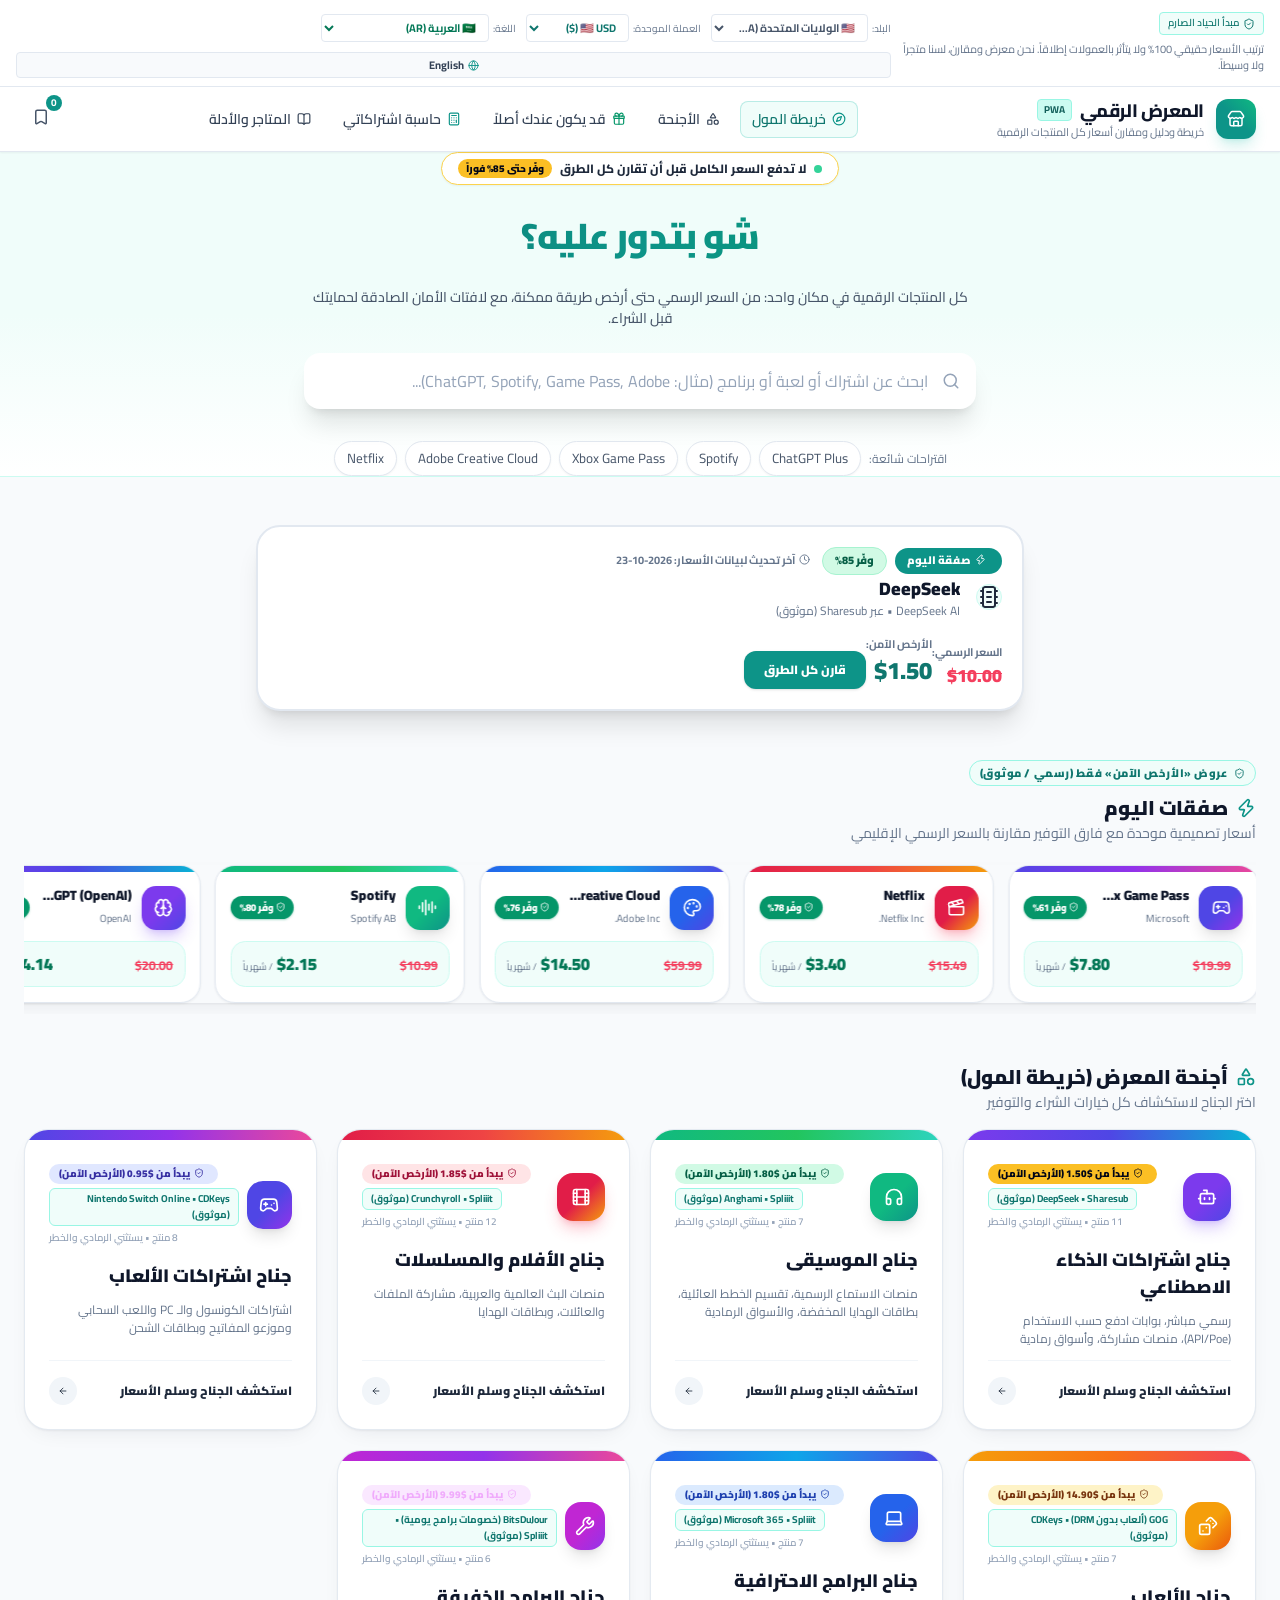
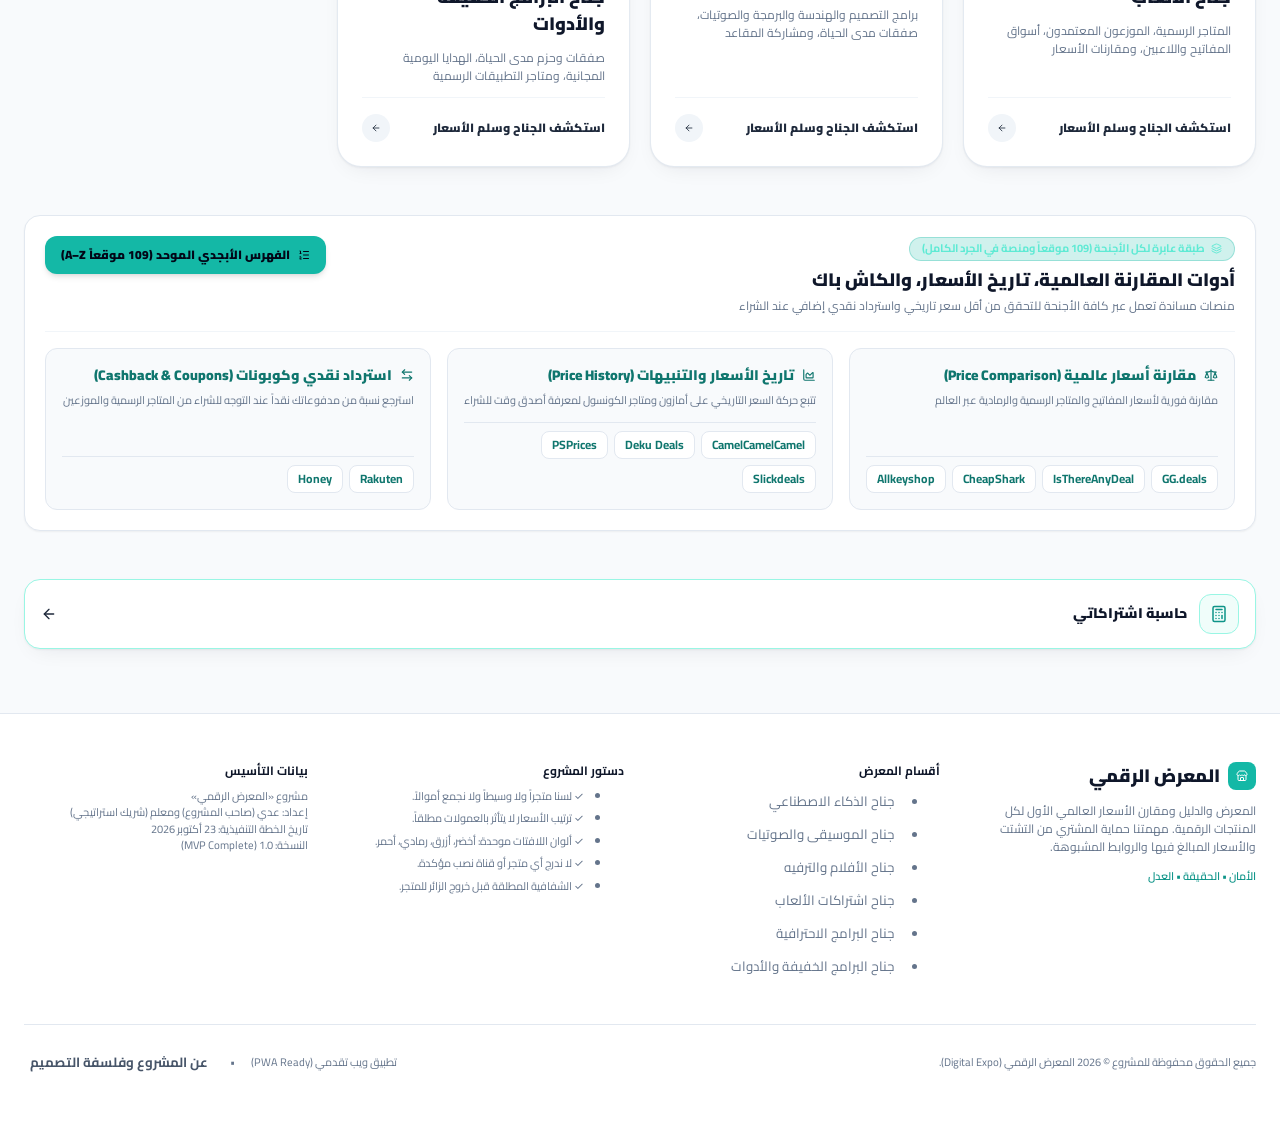
<file: index.html>
<!DOCTYPE html>
<html lang="ar" dir="rtl" class="scroll-smooth">
<head>
  <meta charset="UTF-8">
  <meta name="viewport" content="width=device-width, initial-scale=1.0">
  <title>المعرض الرقمي | Digital Expo — دليلك الشامل ومقارن أسعار المنتجات الرقمية</title>
  
  <!-- PWA & Meta -->
  <meta name="description" content="المعرض الرقمي: دليلك ومقارن أسعار المنتجات الرقمية من السعر الرسمي إلى أرخص سعر حقيقي مع لافتات الأمان وشفافية كاملة.">
  <meta name="theme-color" content="#0d9488">
  <link rel="manifest" href="manifest.json">
  <link rel="icon" type="image/svg+xml" href="assets/icon.svg">
  
  <!-- Fonts -->
  <link rel="preconnect" href="https://fonts.googleapis.com">
  <link rel="preconnect" href="https://fonts.gstatic.com" crossorigin>
  <link href="https://fonts.googleapis.com/css2?family=Cairo:wght@400;500;600;700;800;900&family=Inter:wght@400;500;600;700&display=swap" rel="stylesheet">
  
  <!-- Design system: local css/styles.css (shadcn-style tokens + local utility layer, zero CDN) -->

  <!-- Icons: Lucide inline SVG via js/icons.js (local, zero CDN) -->


  <!-- Separated Main Stylesheet -->
  <link rel="stylesheet" href="css/styles.css">
</head>
<body class="bg-slate-50 text-slate-800 antialiased min-h-screen flex flex-col selection:bg-teal-500 selection:text-white">

  <!-- Top Announcement / Transparency Banner (Mobile-safe stacked & 2x2 grid layout — zero horizontal overflow at 360-430px) -->
  <div id="top-announcement-bar" class="bg-white text-slate-600 text-xs py-2 px-3 sm:px-4 border-b border-slate-200 max-w-full overflow-x-hidden">
    <div class="max-w-7xl mx-auto flex flex-col lg:flex-row lg:items-center justify-between gap-2 min-w-0">
      <div class="flex flex-wrap items-center gap-1.5 min-w-0 leading-relaxed">
        <span data-i18n="neutrality_badge" class="inline-flex items-center px-2 py-0.5 rounded text-[10px] font-semibold bg-teal-50 text-teal-700 border border-teal-200 shrink-0">
          <i class="fa-solid fa-shield-halved text-xs mx-1"></i> مبدأ الحياد الصارم
        </span>
        <span id="header-transparency-text" data-i18n="header_transparency" class="text-[11px] sm:text-xs text-slate-500 min-w-0 break-words">ترتيب الأسعار حقيقي 100% ولا يتأثر بالعمولات إطلاقاً. نحن معرض ومقارن، لسنا متجراً ولا وسيطاً.</span>
      </div>
      <div id="top-selectors-bar" class="grid grid-cols-2 sm:flex sm:flex-wrap items-center gap-1.5 sm:gap-2.5 w-full lg:w-auto min-w-0 pt-1.5 lg:pt-0 border-t border-slate-100 lg:border-t-0">
        <!-- Visitor Country Selector (Auto-detected or chosen by visitor) -->
        <div class="flex items-center gap-1 min-w-0 bg-slate-50 sm:bg-transparent border border-slate-200 sm:border-0 rounded px-1.5 py-1 sm:p-0">
          <label for="visitor-country-selector" id="label-country-selector" data-i18n="label_country" class="text-slate-500 text-[10px] sm:text-[11px] shrink-0">البلد:</label>
          <select id="visitor-country-selector" class="bg-white border-0 sm:border sm:border-slate-200 text-amber-700 rounded px-1 sm:px-2 py-0.5 text-[11px] sm:text-xs focus:outline-none focus:border-teal-500 cursor-pointer font-bold min-w-0 w-full sm:w-auto truncate">
            <option value="US">🇺🇸 الولايات المتحدة (US)</option>
            <option value="EG">🇪🇬 مصر (EG)</option>
            <option value="SA">🇸🇦 السعودية (SA)</option>
            <option value="AE">🇦🇪 الإمارات (AE)</option>
            <option value="EU">🇪🇺 أوروبا (EU)</option>
            <option value="GB">🇬🇧 بريطانيا (UK)</option>
            <option value="GL">🌍 دولي / عالمي (Global)</option>
          </select>
        </div>
        <!-- Unified Currency Selector -->
        <div class="flex items-center gap-1 min-w-0 bg-slate-50 sm:bg-transparent border border-slate-200 sm:border-0 rounded px-1.5 py-1 sm:p-0">
          <label for="currency-selector" id="label-currency-selector" data-i18n="label_currency" class="text-slate-500 text-[10px] sm:text-[11px] shrink-0">العملة الموحدة:</label>
          <select id="currency-selector" class="bg-white border-0 sm:border sm:border-slate-200 text-teal-700 rounded px-1 sm:px-2 py-0.5 text-[11px] sm:text-xs focus:outline-none focus:border-teal-500 cursor-pointer font-bold min-w-0 w-full sm:w-auto truncate">
            <option value="USD">🇺🇸 USD ($)</option>
            <option value="EGP">🇪🇬 EGP (ج.م)</option>
            <option value="SAR">🇸🇦 SAR (ر.س)</option>
            <option value="AED">🇦🇪 AED (د.إ)</option>
            <option value="EUR">🇪🇺 EUR (€)</option>
            <option value="GBP">🇬🇧 GBP (£)</option>
          </select>
        </div>
        <!-- Visible Language Switcher (Items 1, 2 & 3: AR + EN active, FR/ES/ZH marked Coming Soon) -->
        <div class="flex items-center gap-1 min-w-0 bg-slate-50 sm:bg-transparent border border-slate-200 sm:border-0 rounded px-1.5 py-1 sm:p-0">
          <label for="language-selector" id="label-language-selector" data-i18n="label_language" class="text-slate-500 text-[10px] sm:text-[11px] shrink-0">اللغة:</label>
          <select id="language-selector" aria-label="Language" class="bg-white border-0 sm:border sm:border-slate-200 text-emerald-700 rounded px-1 sm:px-2 py-0.5 text-[11px] sm:text-xs focus:outline-none focus:border-teal-500 cursor-pointer font-bold min-w-0 w-full sm:w-auto truncate">
            <option value="ar">🇸🇦 العربية (AR)</option>
            <option value="en">🇺🇸 English (EN)</option>
            <option value="fr" disabled>🇫🇷 Français — قريباً / Soon</option>
            <option value="es" disabled>🇪🇸 Español — قريباً / Soon</option>
            <option value="zh" disabled>🇨🇳 中文 — قريباً / Soon</option>
          </select>
        </div>
        <!-- Quick Language Toggle Button & Hidden Legacy UX Button -->
        <button id="lang-toggle-btn" type="button" class="w-full sm:w-auto justify-center bg-slate-50 hover:bg-slate-100 text-slate-700 border border-slate-200 rounded px-2 py-1 sm:py-0.5 text-[11px] font-bold transition flex items-center gap-1 min-w-0 shrink-0">
          <i class="fa-solid fa-globe text-teal-600"></i>
          <span id="lang-toggle-label">English</span>
        </button>
        <button id="open-ux-study-btn" class="hidden" aria-hidden="true"><span>دراسة الجذب البصري</span></button>
      </div>
    </div>
  </div>

  <!-- Main Navigation Header -->
  <header class="sticky top-0 z-40 bg-white/95 backdrop-blur border-b border-slate-200 shadow-sm max-w-full overflow-x-hidden">
    <div class="max-w-7xl mx-auto px-4 sm:px-6 lg:px-8">
      <div class="flex items-center justify-between h-16 gap-4">
        
        <!-- Logo & Title -->
        <div class="flex items-center gap-3 cursor-pointer" id="nav-brand-btn">
          <div class="w-10 h-10 rounded-xl bg-gradient-to-tr from-teal-600 to-emerald-500 flex items-center justify-center text-white shadow-md shadow-teal-500/20">
            <i class="fa-solid fa-store text-lg"></i>
          </div>
          <div>
            <div class="flex items-center gap-2">
              <span class="font-extrabold text-lg sm:text-xl tracking-tight text-slate-900" id="brand-title">المعرض الرقمي</span>
              <span class="text-[10px] font-bold bg-teal-100 text-teal-800 px-1.5 py-0.5 rounded border border-teal-200">PWA</span>
            </div>
            <p class="text-[11px] text-slate-500 hidden sm:block" id="brand-tagline">خريطة ودليل ومقارن أسعار كل المنتجات الرقمية</p>
          </div>
        </div>

        <!-- Navigation Links (Desktop) -->
        <nav class="hidden md:flex items-center gap-1 lg:gap-2">
          <button id="nav-home" class="nav-item-btn px-3 py-2 rounded-lg text-sm font-semibold text-slate-700 hover:text-teal-600 hover:bg-slate-100 transition flex items-center gap-1.5 active-nav bg-teal-50 text-teal-700">
            <i class="fa-solid fa-compass text-teal-600"></i>
            <span data-i18n="nav_mall">خريطة المول</span>
          </button>
          <button id="nav-wings" class="nav-item-btn px-3 py-2 rounded-lg text-sm font-semibold text-slate-700 hover:text-teal-600 hover:bg-slate-100 transition flex items-center gap-1.5">
            <i class="fa-solid fa-shapes"></i>
            <span data-i18n="nav_wings">الأجنحة</span>
          </button>
          <button id="nav-perks" class="nav-item-btn px-3 py-2 rounded-lg text-sm font-semibold text-slate-700 hover:text-teal-600 hover:bg-slate-100 transition flex items-center gap-1.5">
            <i class="fa-solid fa-gift text-emerald-600"></i>
            <span data-i18n="nav_perks">قد يكون عندك أصلاً</span>
          </button>
          <button id="nav-calculator" class="nav-item-btn px-3 py-2 rounded-lg text-sm font-semibold text-slate-700 hover:text-teal-600 hover:bg-slate-100 transition flex items-center gap-1.5">
            <i class="fa-solid fa-calculator text-teal-600"></i>
            <span data-i18n="nav_calculator">حاسبة اشتراكاتي</span>
          </button>
          <button id="nav-stores" class="nav-item-btn px-3 py-2 rounded-lg text-sm font-semibold text-slate-700 hover:text-teal-600 hover:bg-slate-100 transition flex items-center gap-1.5">
            <i class="fa-solid fa-book-open"></i>
            <span data-i18n="nav_stores">المتاجر والأدلة</span>
          </button>
        </nav>

        <!-- Right Action Buttons -->
        <div class="flex items-center gap-2">
          <!-- Saved / Favorites Button -->
          <button id="nav-saved-btn" title="المفضلة والتنبيهات" class="relative p-2 rounded-lg text-slate-600 hover:text-teal-600 hover:bg-slate-100 transition">
            <i class="fa-regular fa-bookmark text-lg"></i>
            <span id="saved-counter-badge" class="absolute -top-1 -right-1 bg-teal-600 text-white text-[10px] font-bold w-4 h-4 rounded-full flex items-center justify-center">0</span>
          </button>

          <!-- Admin CMS Trigger hidden from public visitor UI (Item 10) -->
          <button id="nav-admin-btn" title="لوحة إدارة المحتوى" class="hidden" aria-hidden="true">
            <i class="fa-solid fa-sliders"></i>
            <span data-i18n="nav_admin">الإدارة</span>
          </button>

          <!-- Mobile Hamburger -->
          <button id="mobile-menu-toggle" class="md:hidden p-2 rounded-lg text-slate-700 hover:bg-slate-100 focus:outline-none">
            <i class="fa-solid fa-bars text-xl"></i>
          </button>
        </div>

      </div>

      <!-- Mobile Menu Dropdown -->
      <div id="mobile-menu" class="hidden md:hidden border-t border-slate-200 py-3 space-y-1">
        <button id="mobile-nav-home" class="w-full text-right rtl:text-right ltr:text-left px-3 py-2 rounded-md text-sm font-semibold text-slate-800 hover:bg-slate-100 flex items-center gap-2">
          <i class="fa-solid fa-compass text-teal-600"></i> <span data-i18n="nav_mall">خريطة المول</span>
        </button>
        <button id="mobile-nav-wings" class="w-full text-right rtl:text-right ltr:text-left px-3 py-2 rounded-md text-sm font-semibold text-slate-800 hover:bg-slate-100 flex items-center gap-2">
          <i class="fa-solid fa-shapes"></i> <span data-i18n="nav_wings">الأجنحة</span>
        </button>
        <button id="mobile-nav-perks" class="w-full text-right rtl:text-right ltr:text-left px-3 py-2 rounded-md text-sm font-semibold text-slate-800 hover:bg-slate-100 flex items-center gap-2">
          <i class="fa-solid fa-gift text-emerald-600"></i> <span data-i18n="nav_perks">قد يكون عندك أصلاً</span>
        </button>
        <button id="mobile-nav-calculator" class="w-full text-right rtl:text-right ltr:text-left px-3 py-2 rounded-md text-sm font-semibold text-slate-800 hover:bg-slate-100 flex items-center gap-2">
          <i class="fa-solid fa-calculator text-indigo-600"></i> <span data-i18n="nav_calculator">حاسبة اشتراكاتي</span>
        </button>
        <button id="mobile-nav-stores" class="w-full text-right rtl:text-right ltr:text-left px-3 py-2 rounded-md text-sm font-semibold text-slate-800 hover:bg-slate-100 flex items-center gap-2">
          <i class="fa-solid fa-book-open"></i> <span data-i18n="nav_stores">المتاجر والأدلة</span>
        </button>
        <button id="mobile-nav-admin" class="hidden" aria-hidden="true">
          <i class="fa-solid fa-sliders"></i> <span data-i18n="nav_admin">لوحة إدارة المحتوى</span>
        </button>
      </div>

    </div>
  </header>

  <!-- Global Main Content Area -->
  <main class="flex-1 pb-16 max-w-full overflow-x-hidden">

    <!-- ========================================== -->
    <!-- VIEW: HOME (خريطة المول والرئيسية) -->
    <!-- ========================================== -->
    <section id="view-home" class="view-panel">
      
      <!-- Big Hero & Universal Search with Aurora Mesh Shapes & Visual Psychology -->
      <div id="hero-section-wrapper" class="relative bg-gradient-to-b from-teal-50 to-white text-slate-800 pt-10 sm:pt-14 pb-12 sm:pb-14 px-4 sm:px-6 lg:px-8 max-w-full overflow-x-hidden border-b border-teal-100">
        <div class="relative max-w-5xl mx-auto text-center space-y-6">
          <!-- High-Contrast Urgency & Social Proof Pill -->
          <div class="inline-flex flex-wrap items-center justify-center gap-2 px-4 py-1.5 rounded-full text-xs font-extrabold bg-white text-amber-700 border border-amber-300 shadow-sm">
            <span class="w-2 h-2 rounded-full bg-emerald-400 animate-ping"></span>
            <span data-i18n="hero_pill">لا تدفع السعر الكامل قبل أن تقارن كل الطرق</span>
            <span data-i18n="hero_save_pill" class="bg-amber-400 text-slate-950 px-2 py-0.5 rounded-full text-[10px] font-black">وفّر حتى 85% فوراً</span>
          </div>
          
          <h1 class="text-4xl sm:text-6xl font-black tracking-tight leading-tight bg-gradient-to-r from-teal-700 via-teal-600 to-emerald-600 bg-clip-text text-transparent" data-i18n="hero_title">
            شو بتدور عليه؟
          </h1>
          <p class="text-slate-600 text-sm sm:text-lg max-w-2xl mx-auto font-medium leading-relaxed" data-i18n="hero_desc">
            كل المنتجات الرقمية في مكان واحد: من السعر الرسمي حتى أرخص طريقة ممكنة، مع لافتات الأمان الصادقة لحمايتك قبل الشراء.
          </p>

          <!-- Search Bar with Live Suggestions Dropdown -->
          <div class="relative max-w-2xl mx-auto">
            <div class="relative flex items-center">
              <span class="absolute right-4 rtl:right-4 ltr:left-4 pointer-events-none text-slate-400 text-lg">
                <i class="fa-solid fa-magnifying-glass"></i>
              </span>
              <input 
                id="global-search-input" 
                type="text" 
                placeholder="ابحث عن اشتراك أو لعبة أو برنامج (مثال: ChatGPT, Spotify, Game Pass, Adobe)..." 
                data-i18n-placeholder="search_placeholder"
                class="w-full pr-12 pl-12 rtl:pr-12 rtl:pl-12 ltr:pl-12 ltr:pr-12 py-4 rounded-2xl bg-white text-slate-900 placeholder-slate-400 shadow-xl focus:outline-none focus:ring-4 focus:ring-teal-500/40 text-base"
                autocomplete="off"
                role="combobox"
                aria-expanded="false"
                aria-controls="search-results-dropdown"
                aria-autocomplete="list"
              >
              <button id="search-clear-btn" class="absolute left-4 rtl:left-4 ltr:right-4 text-slate-400 hover:text-slate-600 hidden">
                <i class="fa-solid fa-xmark text-lg"></i>
              </button>
            </div>

            <!-- Instant Search Results Dropdown -->
            <div id="search-results-dropdown" class="hidden absolute top-full left-0 right-0 mt-2 bg-white rounded-xl shadow-2xl border border-slate-200 text-slate-900 z-50 max-h-96 overflow-y-auto text-right rtl:text-right ltr:text-left divide-y divide-slate-100">
              <!-- Dynamically populated -->
            </div>
          </div>

          <!-- Quick Search Chips -->
          <div class="flex flex-wrap items-center justify-center gap-2 pt-2 text-xs">
            <span class="text-slate-500" id="quick-chips-label" data-i18n="quick_chips_label">اقتراحات شائعة:</span>
            <button class="quick-chip-btn bg-white hover:bg-teal-600 hover:text-white border border-slate-200 text-slate-600 shadow-sm px-3 py-1 rounded-full transition" data-query="ChatGPT Plus">ChatGPT Plus</button>
            <button class="quick-chip-btn bg-white hover:bg-teal-600 hover:text-white border border-slate-200 text-slate-600 shadow-sm px-3 py-1 rounded-full transition" data-query="Spotify">Spotify</button>
            <button class="quick-chip-btn bg-white hover:bg-teal-600 hover:text-white border border-slate-200 text-slate-600 shadow-sm px-3 py-1 rounded-full transition" data-query="Xbox Game Pass">Xbox Game Pass</button>
            <button class="quick-chip-btn bg-white hover:bg-teal-600 hover:text-white border border-slate-200 text-slate-600 shadow-sm px-3 py-1 rounded-full transition" data-query="Adobe Creative Cloud">Adobe Creative Cloud</button>
            <button class="quick-chip-btn bg-white hover:bg-teal-600 hover:text-white border border-slate-200 text-slate-600 shadow-sm px-3 py-1 rounded-full transition" data-query="Netflix">Netflix</button>
          </div>

        </div>
      </div>

      <!-- Main Mall Container (Explicit relative z-10 stacking so cards are never covered by Hero background on 390px mobile) -->
      <div id="main-mall-container" class="relative z-10 max-w-7xl mx-auto px-4 sm:px-6 lg:px-8 mt-10 space-y-12">

        <!-- Price Alerts Reached Banner (checked locally on every visit) -->
        <div id="price-alerts-banner" class="hidden"></div>

        <!-- Hero Deal of the Day (computed live from the site's own data) -->
        <div id="hero-deal-spotlight" class="hidden max-w-3xl mx-auto w-full"></div>
        
        <!-- Section: صفقات اليوم (مدمج: أقوى صفقات التوفير الموثقة + رادار الفرص الآمنة والهدايا المجانية) -->
        <!-- Section: صفقات اليوم الرابحة (Today’s Highlighted Deals) -->
        <div class="space-y-4">
          <div class="flex items-center justify-between">
            <div>
              <span class="text-[11px] font-black uppercase tracking-wider text-teal-700 bg-teal-50 border border-teal-200 px-2.5 py-0.5 rounded-full">
                <i class="fa-solid fa-shield-halved ml-1"></i> عروض «الأرخص الآمن» فقط (رسمي / موثوق)
              </span>
              <h2 class="text-xl sm:text-2xl font-black text-slate-900 flex items-center gap-2 mt-2">
                <i class="fa-solid fa-bolt text-teal-600"></i>
                <span data-i18n="deals_title">صفقات اليوم</span>
              </h2>
              <p class="text-sm text-slate-500" data-i18n="deals_subtitle">أسعار حقيقية تم التحقق منها يدوياً مع فارق توفير ضخم مقارنة بالسعر الرسمي</p>
            </div>
          </div>

          <div id="deals-carousel" class="deals-marquee-viewport">
            <div id="deals-track" class="deals-marquee-track">
              <!-- Dynamically populated deals (شريط متحرك: مجموعتان متطابقتان لحلقة سلسة) -->
            </div>
          </div>
        </div>


        <!-- Section: خريطة الأجنحة (Mall Wings Map) -->
        <div class="space-y-4">
          <div class="flex items-center justify-between">
            <div>
              <h2 class="text-xl sm:text-2xl font-black text-slate-900 flex items-center gap-2">
                <i class="fa-solid fa-shapes text-teal-600"></i>
                <span data-i18n="wings_title">أجنحة المعرض (خريطة المول)</span>
              </h2>
              <p class="text-sm text-slate-500" data-i18n="wings_subtitle">اختر الجناح لاستكشاف كل خيارات الشراء والتوفير</p>
            </div>
          </div>

          <div id="wings-grid" class="grid grid-cols-1 sm:grid-cols-2 lg:grid-cols-3 xl:grid-cols-4 gap-5">
            <!-- Dynamically populated wings -->
          </div>
        </div>

        <!-- Section: طبقة عابرة لكل الأجنحة (Cross-Wing Comparison, Price History & Cashback) -->
        <div class="bg-white rounded-2xl p-5 sm:p-6 shadow-sm border border-slate-200 space-y-4">
          <div class="flex flex-col md:flex-row md:items-center justify-between gap-4 border-b border-slate-100 pb-4">
            <div class="space-y-1">
              <span class="inline-flex items-center gap-1.5 px-3 py-0.5 rounded-full text-[11px] font-bold bg-teal-500/20 text-teal-300 border border-teal-500/30">
                <i class="fa-solid fa-layer-group"></i> طبقة عابرة لكل الأجنحة (109 موقعاً ومنصة في الجرد الكامل)
              </span>
              <h2 class="text-lg sm:text-xl font-black text-slate-900">أدوات المقارنة العالمية، تاريخ الأسعار، والكاش باك</h2>
              <p class="text-xs text-slate-500">منصات مساندة تعمل عبر كافة الأجنحة للتحقق من أقل سعر تاريخي واسترداد نقدي إضافي عند الشراء</p>
            </div>
            <button id="open-master-index-btn" class="bg-teal-500 hover:bg-teal-400 text-slate-950 font-black px-4 py-2.5 rounded-xl text-xs transition flex items-center gap-2 self-start md:self-auto shrink-0 shadow-md">
              <i class="fa-solid fa-list-ol"></i>
              <span>الفهرس الأبجدي الموحد (109 موقعاً A–Z)</span>
            </button>
          </div>
          <div id="cross-wing-grid" class="grid grid-cols-1 md:grid-cols-3 gap-4">
            <!-- Dynamically populated cross-wing tools -->
          </div>
        </div>

        <!-- Slim entry: حاسبة اشتراكاتي (الصفحة الكاملة في view-calculator) -->
        <div id="home-calc-row" class="attraction-card bg-white text-slate-800 rounded-2xl px-4 py-3.5 shadow-sm border border-teal-200 cursor-pointer flex items-center gap-3">
          <span class="w-10 h-10 rounded-xl bg-teal-50 border border-teal-200 flex items-center justify-center shrink-0"><i class="fa-solid fa-calculator text-lg text-teal-600"></i></span>
          <span id="home-calc-label" class="font-black text-slate-900 text-sm sm:text-base flex-1 truncate">حاسبة اشتراكاتي</span>
          <span id="home-calc-total" class="text-xs font-bold text-teal-700 shrink-0 hidden"></span>
          <i id="home-calc-arrow" class="fa-solid fa-arrow-left text-teal-500 shrink-0"></i>
          <button id="cta-open-calc" class="hidden" aria-hidden="true"></button>
        </div>

              </div>
    </section>

    <!-- ========================================== -->
    <!-- VIEW: WING / CATEGORY (صفحة الجناح) -->
    <!-- ========================================== -->
    <section id="view-wing" class="view-panel hidden max-w-7xl mx-auto px-4 sm:px-6 lg:px-8 pt-8 space-y-6">
      <!-- Breadcrumb & Back -->
      <div class="flex items-center gap-2 text-xs text-slate-500">
        <button class="nav-to-home-crumb hover:text-teal-600"><i class="fa-solid fa-house ml-1"></i> الرئيسية</button>
        <span>/</span>
        <span class="text-slate-800 font-bold" id="wing-crumb-title">الجناح</span>
      </div>

      <!-- Wing Banner -->
      <div id="wing-hero-banner" class="bg-gradient-to-r from-teal-600 to-emerald-600 text-white rounded-2xl p-6 sm:p-8 flex flex-col md:flex-row md:items-center justify-between gap-4 shadow-sm">
        <div class="space-y-2">
          <div class="flex items-center gap-3">
            <div id="wing-icon-box" class="w-12 h-12 rounded-xl bg-teal-500/20 border border-teal-500/30 flex items-center justify-center text-teal-400 text-2xl">
              <i class="fa-solid fa-robot"></i>
            </div>
            <div>
              <h1 id="wing-display-name" class="text-2xl sm:text-3xl font-black">جناح الذكاء الاصطناعي</h1>
              <p id="wing-display-subtitle" class="text-xs sm:text-sm text-slate-300">أحدث وأقوى نماذج واشتراكات الـ AI وطرق الحصول عليها بأقل تكلفة</p>
            </div>
          </div>
        </div>
        <!-- Wing Quick Stats -->
        <div class="flex items-center gap-4 text-xs text-slate-300 border-t md:border-t-0 md:border-r rtl:md:border-r ltr:md:border-l border-slate-700 pt-3 md:pt-0 md:px-6">
          <div>
            <div class="text-lg font-bold text-teal-400" id="wing-products-count">8</div>
            <div data-i18n="wing_products_listed_label" class="text-slate-400">منتجات معروضة</div>
          </div>
          <div>
            <div class="text-lg font-bold text-emerald-400" id="wing-avg-saving"></div>
            <div data-i18n="wing_max_saving_label" class="text-slate-400">أقصى نسبة توفير</div>
          </div>
        </div>
      </div>

      <!-- Wing Controls: Filter & Sort -->
      <div class="bg-white p-4 rounded-xl border border-slate-200 flex flex-wrap items-center justify-between gap-4 shadow-sm">
        <div class="flex items-center gap-2 flex-1 max-w-md">
          <div class="relative w-full">
            <i class="fa-solid fa-magnifying-glass absolute right-3 rtl:right-3 ltr:left-3 top-3 text-slate-400 text-sm"></i>
            <input 
              id="wing-search-filter" 
              type="text" 
              placeholder="فلترة منتجات هذا الجناح..." 
              class="w-full pr-9 pl-9 rtl:pr-9 rtl:pl-9 ltr:pl-9 ltr:pr-9 py-2 text-xs rounded-lg border border-slate-200 focus:outline-none focus:border-teal-500"
            >
          </div>
        </div>
        <div class="flex items-center gap-3">
          <label data-i18n="wing_sort_by_label" class="text-xs text-slate-500 font-semibold">ترتيب حسب:</label>
          <select id="wing-sort-select" class="text-xs border border-slate-200 rounded-lg px-3 py-2 bg-slate-50 text-slate-700 focus:outline-none focus:border-teal-500 cursor-pointer">
            <option value="popular">الأكثر شعبية</option>
            <option value="cheapest">الأرخص سعراً</option>
            <option value="alphabetical">أبجدياً (أ-ي)</option>
          </select>
        </div>
      </div>

      <!-- Wing Categorized Sites Map (خريطة مواقع الجناح حسب التصنيف) -->
      <div id="wing-sources-map-box" class="bg-white rounded-2xl border border-slate-200 p-5 shadow-sm space-y-4">
        <div class="flex flex-wrap items-center justify-between gap-2 border-b border-slate-100 pb-3">
          <div>
            <h3 class="text-sm sm:text-base font-black text-slate-900 flex items-center gap-2">
              <i class="fa-solid fa-sitemap text-teal-600"></i>
              <span data-i18n="wing_map_title">خريطة المواقع والمنصات المعتمدة في هذا الجناح</span>
            </h3>
            <p data-i18n="wing_map_desc" class="text-[11px] text-slate-500">اضغط على أي موقع لعرض تفاصيله</p>
          </div>
        </div>
        <div id="wing-sources-categories" class="grid grid-cols-1 md:grid-cols-2 gap-3">
          <!-- Dynamically populated wing source categories -->
        </div>
      </div>

      <!-- Products Grid -->
      <div id="wing-products-grid" class="product-tiles-grid">
        <!-- Dynamically populated -->
      </div>
    </section>

    <!-- ========================================== -->
    <!-- VIEW: PRODUCT DETAIL (صفحة المنتج — قلب المشروع) -->
    <!-- ========================================== -->
    <section id="view-product" class="view-panel hidden max-w-7xl mx-auto px-4 sm:px-6 lg:px-8 pt-8 space-y-8">
      
      <!-- Breadcrumb & Back -->
      <div class="flex items-center gap-2 text-xs text-slate-500">
        <button class="nav-to-home-crumb hover:text-teal-600"><i class="fa-solid fa-house ml-1"></i> الرئيسية</button>
        <span>/</span>
        <button id="product-crumb-wing" class="hover:text-teal-600">الجناح</button>
        <span>/</span>
        <span class="text-slate-800 font-bold" id="product-crumb-name">اسم المنتج</span>
      </div>

      <!-- Product Header & Summary Box -->
      <div class="bg-white rounded-2xl border border-slate-200 p-6 sm:p-8 shadow-sm space-y-6">
        <div class="flex flex-col lg:flex-row lg:items-center justify-between gap-6 pb-6 border-b border-slate-100">
          
          <div class="flex items-start sm:items-center gap-4">
            <div id="product-icon-box" class="w-16 h-16 sm:w-20 sm:h-20 rounded-2xl bg-teal-50 border border-teal-100 flex items-center justify-center text-teal-600 text-3xl sm:text-4xl shadow-sm flex-shrink-0">
              <i class="fa-solid fa-cube"></i>
            </div>
            <div class="space-y-1">
              <div class="flex flex-wrap items-center gap-2">
                <h1 id="product-title" class="text-2xl sm:text-3xl font-black text-slate-900">ChatGPT Plus</h1>
                <span id="product-company-badge" class="text-xs bg-slate-100 text-slate-600 font-semibold px-2.5 py-0.5 rounded-full border border-slate-200">OpenAI</span>
                <span id="product-wing-badge" class="text-xs bg-teal-50 text-teal-700 font-semibold px-2.5 py-0.5 rounded-full border border-teal-200">اشتراكات الذكاء الاصطناعي</span>
                <span id="product-updated-stamp" class="hidden text-[11px] font-bold text-teal-700 bg-teal-50 border border-teal-200 px-2.5 py-0.5 rounded-full"></span>
              </div>
              <p id="product-desc" class="text-sm text-slate-600 max-w-2xl leading-relaxed">
                الاشتراك الرسمي الأقوى من OpenAI للحصول على أحدث نماذج GPT-4o والتوليد اللامحدود والتحليل المتقدم.
              </p>
              <div class="flex flex-wrap items-center gap-3 pt-1 text-xs">
                <a id="product-official-link" href="#" target="_blank" class="text-teal-600 hover:text-teal-700 font-semibold flex items-center gap-1">
                  <i class="fa-solid fa-arrow-up-right-from-square text-[10px]"></i> الموقع الرسمي للمنتج
                </a>
                <span data-i18n="affiliate_disclosure" class="text-[10px] text-slate-400">«قد نربح عمولة من المتجر — لا تغيّر سعرك ولا ترتيبنا»</span>
                <span class="text-slate-300">|</span>
                <button id="product-report-error-btn" class="text-rose-600 hover:text-rose-700 font-bold transition flex items-center gap-1">
                  <i class="fa-solid fa-flag text-[10px]"></i> بلّغ عن سعر خاطئ
                </button>
              </div>
            </div>
          </div>

          <!-- Quick Action Buttons -->
          <div class="flex sm:flex-col items-center sm:items-end justify-between gap-3">
            <button id="product-bookmark-btn" class="flex items-center gap-2 bg-slate-100 hover:bg-slate-200 text-slate-700 text-xs font-bold px-4 py-2.5 rounded-xl transition">
              <i class="fa-regular fa-bookmark"></i>
              <span id="product-bookmark-label">حفظ في المفضلة</span>
            </button>
            <button id="product-alert-btn" class="flex items-center gap-2 bg-teal-50 hover:bg-teal-100 text-teal-700 border border-teal-200 text-xs font-bold px-4 py-2.5 rounded-xl transition">
              <i class="fa-regular fa-bell"></i>
              <span>تنبيه عند انخفاض السعر</span>
            </button>
          </div>

        </div>

        <!-- "قد يكون عندك أصلاً" Banner within Product -->
        <div id="product-perk-alert-box" class="hidden bg-emerald-50 border border-emerald-200 rounded-xl p-4 flex items-center justify-between gap-4">
          <div class="flex items-center gap-3">
            <div class="w-10 h-10 rounded-lg bg-emerald-100 text-emerald-700 flex items-center justify-center text-lg flex-shrink-0">
              <i class="fa-solid fa-gift"></i>
            </div>
            <div>
              <h4 class="text-xs font-extrabold text-emerald-900" id="product-perk-title">تنبيه توفير: قد تملك هذا الاشتراك مجاناً!</h4>
              <p class="text-[11px] text-emerald-700" id="product-perk-desc"></p>
            </div>
          </div>
          <button id="product-perk-action-btn" class="text-xs font-bold bg-emerald-600 hover:bg-emerald-700 text-white px-3 py-1.5 rounded-lg whitespace-nowrap transition">
            تحقق من باقاتك
          </button>
        </div>

        <!-- Fixed Rule 3: Sorting Buttons Bar ("الأرخص" vs "الأرخص الآمن") -->
        <div class="space-y-3">
          <div class="flex flex-col sm:flex-row sm:items-center justify-between gap-3 bg-slate-50 p-3 rounded-xl border border-slate-200">
            <div class="flex items-center gap-2">
              <span class="text-xs font-extrabold text-slate-800 flex items-center gap-1.5">
                <i class="fa-solid fa-arrow-down-short-wide text-teal-600"></i>
                <span data-i18n="product_sort_label">ترتيب طرق الشراء:</span>
              </span>
              <div class="inline-flex p-1 bg-slate-200 rounded-lg text-xs font-bold">
                <button id="sort-safe-btn" class="px-4 py-1.5 rounded-md transition bg-teal-600 text-white shadow-sm">
                  <i class="fa-solid fa-shield-halved ml-1"></i> الأرخص الآمن
                </button>
                <button id="sort-all-btn" class="px-4 py-1.5 rounded-md transition text-slate-700 hover:text-slate-900">
                  <i class="fa-solid fa-coins ml-1"></i> الأرخص
                </button>
              </div>
            </div>
            
            <!-- Clarification Tooltip of "الأرخص الآمن" -->
            <div class="text-[11px] text-slate-500 flex items-center gap-1.5">
              <i class="fa-solid fa-circle-info text-teal-600"></i>
              <span data-i18n="product_sort_note">«الأرخص الآمن»: يحصر العروض فقط في المتاجر الرسمية/الموثوقة وبنوع ملكية حساب شخصي أو عائلي.</span>
            </div>
          </div>

          <!-- The Core Deliverable: "كل الطرق" — Desktop 7-Column Table (md:block) & Mobile Compact Accordion Rows (md:hidden) (Item 6) -->
          <div class="hidden md:block overflow-x-auto rounded-xl border border-slate-200 shadow-sm">
            <table class="w-full text-right rtl:text-right ltr:text-left text-xs bg-white divide-y divide-slate-200">
              <thead class="bg-slate-100 text-slate-700 font-extrabold">
                <tr>
                  <th scope="col" class="py-3.5 px-4" data-i18n="th_method_source">الطريقة والمصدر</th>
                  <th scope="col" class="py-3.5 px-3" data-i18n="th_store_badge">شارة المتجر</th>
                  <th scope="col" class="py-3.5 px-3" data-i18n="th_ownership">نوع الملكية</th>
                  <th scope="col" class="py-3.5 px-3" data-i18n="th_continuity">استمرارية البيانات</th>
                  <th scope="col" class="py-3.5 px-3" data-i18n="th_activation_payment">التفعيل والدفع</th>
                  <th scope="col" class="py-3.5 px-3" data-i18n="th_total_price">السعر الكلي الحقيقي</th>
                  <th scope="col" class="py-3.5 px-4 text-center" data-i18n="th_direct_link">الرابط المباشر</th>
                </tr>
              </thead>
              <tbody id="product-offers-tbody" class="divide-y divide-slate-100 font-medium">
                <!-- Dynamically populated desktop offer rows -->
              </tbody>
            </table>
          </div>

          <!-- Mobile Stacked Cards Container (Item 6: Shows all 7 badges/fields per route on mobile without clipping or horizontal scroll) -->
          <div id="product-offers-mobile-list" class="md:hidden space-y-3.5">
            <!-- Dynamically populated mobile stacked offer cards -->
          </div>

          <!-- Bottom Transparency and Warning Footer -->
          <div class="text-[11px] text-slate-500 bg-slate-50 p-3 rounded-lg border border-slate-200 flex flex-wrap items-center justify-between gap-2">
            <div class="flex items-center gap-2">
              <i class="fa-solid fa-handshake text-teal-600 shrink-0"></i>
              <span data-i18n="product_bottom_disclosure">إفصاح الشفافية: الروابط أعلاه قد تكون روابط إحالة نربح منها عمولة — هذا لا يغيّر سعرك ولا ترتيبنا أبداً.</span>
            </div>
            <div data-i18n="product_badge_legend" class="flex flex-wrap items-center gap-2">
              <span class="inline-block w-2 h-2 rounded-full bg-emerald-500"></span> رسمي
              <span class="inline-block w-2 h-2 rounded-full bg-blue-500"></span> موثوق
              <span class="inline-block w-2 h-2 rounded-full bg-gray-400"></span> رمادي
              <span class="inline-block w-2 h-2 rounded-full bg-rose-500"></span> خطر
            </div>
          </div>

        </div>

        <!-- Section: "متى أشتري؟" (Marked honestly as Coming Soon in Phase 3 per Item 11) -->
        <div class="border-t border-slate-100 pt-6">
          <div class="bg-amber-50/70 rounded-2xl p-5 border border-amber-200 flex flex-col sm:flex-row sm:items-center justify-between gap-4">
            <div class="space-y-1">
              <div class="flex items-center gap-2">
                <h3 class="text-base font-black text-slate-900 flex items-center gap-2">
                  <i class="fa-solid fa-clock-rotate-left text-amber-600"></i>
                  <span data-i18n="when_to_buy_title">مؤشر «متى أشتري؟» وتاريخ الأسعار</span>
                </h3>
                <span data-i18n="soon_badge" class="bg-amber-200 text-amber-900 text-[10px] font-black px-2.5 py-0.5 rounded-full">قريباً</span>
              </div>
              <p data-i18n="when_to_buy_desc" class="text-xs text-slate-600">
                هذه الميزة تُفعّل تلقائياً في المرحلة القادمة بعد تراكم سجل تغيرات الأسعار التاريخي الفعلي؛ نلتزم بعدم عرض أي رسوم تاريخية تقديرية غير موثقة.
              </p>
            </div>
            <div id="product-timing-badge" class="inline-flex items-center gap-2 px-3 py-1.5 rounded-xl font-extrabold text-xs bg-amber-100 text-amber-800 border border-amber-300 shrink-0">
              <i class="fa-solid fa-hourglass-half"></i>
              <span id="product-timing-text" data-i18n="when_to_buy_badge">قريباً — يعتمد على تراكم السجل التاريخي</span>
            </div>
          </div>
          <!-- Hidden chart elements preserved for DOM compatibility -->
          <div class="hidden" aria-hidden="true">
            <canvas id="product-price-chart"></canvas>
            <strong id="chart-min-price"></strong>
            <strong id="chart-max-price"></strong>
            <strong id="chart-last-update"></strong>
          </div>
        </div>

      </div>

    </section>

    <!-- ========================================== -->
    <!-- VIEW: PERKS FINDER (أداة "قد يكون عندك أصلاً") -->
    <!-- ========================================== -->
    <section id="view-perks" class="view-panel hidden max-w-5xl mx-auto px-4 sm:px-6 lg:px-8 pt-8 space-y-8">
      
      <!-- Perks Hero -->
      <div class="text-center space-y-3">
        <div class="inline-flex items-center gap-2 px-3 py-1 rounded-full text-xs font-semibold bg-emerald-100 text-emerald-800 border border-emerald-200">
          <i class="fa-solid fa-gift"></i>
          <span data-i18n="perks_page_pill">ميزة التوفير بنسبة 100%</span>
        </div>
        <h1 class="text-3xl sm:text-4xl font-black text-slate-900" data-i18n="perks_main_title">قد يكون عندك أصلاً!</h1>
        <p data-i18n="perks_page_subtitle" class="text-slate-600 text-sm max-w-xl mx-auto">
          اختر الدولة وشركة الاتصالات والبنك الذي تتعامل معه، وسنكشف لك الاشتراكات المجانية المشمولة في باقاتك دون أن تدفع دولاراً إضافياً!
        </p>
      </div>

      <!-- Perks Interactive Selector Card -->
      <div class="bg-white rounded-2xl border border-slate-200 p-6 sm:p-8 shadow-sm space-y-6">
        
        <div class="grid grid-cols-1 md:grid-cols-3 gap-4">
          <!-- Step 1: Country -->
          <div>
            <label for="perks-country-select" data-i18n="perks_step1_country" class="block text-xs font-bold text-slate-700 mb-1.5">1. الدولة:</label>
            <select id="perks-country-select" class="w-full text-xs border border-slate-200 rounded-xl p-3 bg-slate-50 text-slate-800 focus:outline-none focus:border-teal-500 cursor-pointer font-bold">
              <option value="US">🇺🇸 الولايات المتحدة (USA)</option>
              <option value="EG">🇪🇬 جمهورية مصر العربية (Egypt)</option>
              <option value="SA">🇸🇦 المملكة العربية السعودية (KSA)</option>
              <option value="AE">🇦🇪 الإمارات العربية المتحدة (UAE)</option>
              <option value="EU">🇪🇺 الاتحاد الأوروبي (Europe)</option>
              <option value="GB">🇬🇧 المملكة المتحدة (UK)</option>
              <option value="GL">🌍 عالمي / طلاب وموظفون (Global)</option>
            </select>
          </div>

          <!-- Step 2: Telco -->
          <div>
            <label for="perks-telco-select" data-i18n="perks_step2_telco" class="block text-xs font-bold text-slate-700 mb-1.5">2. شركة الاتصالات وباقاتك:</label>
            <select id="perks-telco-select" class="w-full text-xs border border-slate-200 rounded-xl p-3 bg-slate-50 text-slate-800 focus:outline-none focus:border-teal-500 cursor-pointer">
              <!-- Populated dynamically based on country -->
            </select>
          </div>

          <!-- Step 3: Bank / Card -->
          <div>
            <label for="perks-bank-select" data-i18n="perks_step3_bank" class="block text-xs font-bold text-slate-700 mb-1.5">3. بنكك أو بطاقتك الائتمانية:</label>
            <select id="perks-bank-select" class="w-full text-xs border border-slate-200 rounded-xl p-3 bg-slate-50 text-slate-800 focus:outline-none focus:border-teal-500 cursor-pointer">
              <!-- Populated dynamically based on country -->
            </select>
          </div>
        </div>

        <div class="pt-2 flex justify-center">
          <button id="perks-scan-btn" class="bg-emerald-600 hover:bg-emerald-700 text-white font-extrabold px-8 py-3.5 rounded-xl shadow-lg shadow-emerald-600/20 text-sm flex items-center gap-2 transition">
            <i class="fa-solid fa-wand-magic-sparkles"></i>
            <span data-i18n="perks_scan_btn_label">فحص الاشتراكات المشمولة في باقاتي</span>
          </button>
        </div>

      </div>

      <!-- Perks Results Container -->
      <div id="perks-results-box" class="space-y-4">
        <!-- Results dynamically populated -->
      </div>

    </section>

    <section id="view-calculator" class="view-panel hidden max-w-3xl mx-auto px-4 sm:px-6 lg:px-8 pt-8 space-y-6">
      <!-- Breadcrumb & Back -->
      <div class="flex items-center gap-2 text-xs text-slate-500">
        <button class="nav-to-home-crumb hover:text-teal-600"><i class="fa-solid fa-house ml-1"></i> الرئيسية</button>
        <span>/</span>
        <span class="text-slate-800 font-bold" id="calc-crumb-title">حاسبة اشتراكاتي</span>
      </div>

      <div class="bg-white rounded-3xl p-5 sm:p-6 border border-teal-100 shadow-md space-y-5">
        <h1 class="text-xl sm:text-2xl font-black text-slate-900 flex items-center gap-2">
          <i class="fa-solid fa-calculator text-teal-600"></i>
          <span id="calc-view-title">حاسبة اشتراكاتي</span>
        </h1>

        <!-- Add a subscription: pick a product; its official price auto-fills the item -->
        <div class="flex flex-col sm:flex-row gap-2">
          <select id="calc-add-product-select" class="flex-1 w-full text-sm border border-slate-200 rounded-xl p-3 bg-white text-slate-800 focus:outline-none focus:border-teal-500 cursor-pointer">
            <!-- Dynamically populated from products -->
          </select>
          <button id="calc-add-btn" class="bg-teal-600 hover:bg-teal-700 text-white font-extrabold px-6 py-3 rounded-xl text-sm flex items-center justify-center gap-2 transition shrink-0">
            <i class="fa-solid fa-plus"></i>
            <span>إضافة إلى قائمتي</span>
          </button>
        </div>

        <!-- My subscriptions: name, editable monthly price, remove -->
        <div id="calc-simple-list" class="divide-y divide-slate-100"></div>
        <p id="calc-empty-note" class="text-center text-xs text-slate-400 py-2">لا اشتراكات بعد — أضف أول اشتراك من الأعلى.</p>

        <!-- Totals -->
        <div class="bg-teal-50 border border-teal-200 rounded-2xl p-4 text-center space-y-1">
          <div id="calc-total-monthly-label" class="text-xs font-bold text-teal-700">المجموع الشهري</div>
          <div id="calc-total-monthly" class="text-3xl font-black text-teal-800">0</div>
          <div class="text-xs text-slate-500"><span id="calc-total-yearly-label">سنوياً:</span> <span id="calc-total-yearly" class="font-black text-slate-800">0</span></div>
          <p id="calc-saving-line" class="hidden text-xs font-bold text-emerald-600 pt-1"></p>
        </div>
      </div>
    </section>

    <!-- ========================================== -->
    <!-- VIEW: STORES & GUIDES (صفحة المتاجر والأدلة) -->
    <!-- ========================================== -->
    <section id="view-stores" class="view-panel hidden max-w-7xl mx-auto px-4 sm:px-6 lg:px-8 pt-8 space-y-6">
      
      <!-- Header -->
      <div class="flex flex-col sm:flex-row sm:items-center justify-between gap-4">
        <div>
          <h1 class="text-2xl sm:text-3xl font-black text-slate-900 flex items-center gap-2">
            <i class="fa-solid fa-book-open text-teal-600"></i>
            <span data-i18n="stores_main_title">دليل المتاجر وشارات الثقة</span>
          </h1>
          <p data-i18n="stores_main_subtitle" class="text-xs sm:text-sm text-slate-500">
            فهرس شامل لكل المتاجر والمنصات مع شارات الثقة، ووسائل الدفع، وخطوات الشراء والتفعيل الآمنة.
          </p>
        </div>

        <!-- Filter stores by Search, Category & Trust Badge -->
        <div class="flex flex-wrap items-center gap-2">
          <div class="relative">
            <i class="fa-solid fa-magnifying-glass absolute right-3 rtl:right-3 ltr:left-3 top-2.5 text-slate-400 text-xs"></i>
            <input id="stores-search-input" type="text" placeholder="ابحث في 109 موقعاً..." class="pr-8 pl-3 py-1.5 text-xs border border-slate-200 rounded-lg bg-white text-slate-800 focus:outline-none focus:border-teal-500">
          </div>
          <select id="stores-category-filter" class="text-xs border border-slate-200 rounded-lg px-3 py-2 bg-white text-slate-700 focus:outline-none focus:border-teal-500 cursor-pointer">
            <option value="all">كل التصنيفات</option>
            <option value="رسمي مباشر">رسمي مباشر ومتاجر رسمية</option>
            <option value="بوابات ادفع حسب الاستخدام">بوابات ادفع حسب الاستخدام (Pay-as-you-go)</option>
            <option value="منصات مشاركة">منصات مشاركة الاشتراكات</option>
            <option value="موزعون وصفقات">موزعون رسميون وصفقات برامج</option>
            <option value="بطاقات هدايا">بطاقات هدايا ورقمية</option>
            <option value="أسواق رمادية">أسواق رمادية ولاعبين</option>
            <option value="مقارنة وكاش باك">مقارنة أسعار وتاريخ وكاش باك</option>
          </select>
          <label for="stores-trust-filter" data-i18n="stores_trust_label" class="text-xs font-bold text-slate-700">شارة الثقة:</label>
          <select id="stores-trust-filter" class="text-xs border border-slate-200 rounded-lg px-3 py-2 bg-white text-slate-700 focus:outline-none focus:border-teal-500 cursor-pointer">
            <option value="all">كل الشارات</option>
            <option value="رسمي">رسمي (Official)</option>
            <option value="موثوق">موثوق (Trusted)</option>
            <option value="رمادي">رمادي (Grey)</option>
            <option value="خطر">خطر (Risky)</option>
          </select>
        </div>
      </div>

      <!-- Interactive Trust Classification Tabs (Item 4: فهرس المتاجر مصنفة رسمي / موثوق / رمادي / خطر) -->
      <div id="stores-trust-tabs" class="grid grid-cols-2 sm:grid-cols-5 gap-2.5 text-xs">
        <button type="button" data-badge-filter="all" class="store-badge-tab bg-teal-600 text-white border border-teal-600 p-3 rounded-xl flex items-center justify-between gap-2 text-right transition shadow-sm">
          <div>
            <div data-i18n="tab_all_stores_title" class="font-black">كل المتاجر</div>
            <div data-i18n="tab_all_stores_sub" class="text-[10px] opacity-80">جميع الفئات والشارات</div>
          </div>
          <span id="count-badge-all" class="px-2 py-0.5 rounded-full bg-white/20 text-white font-black text-xs">0</span>
        </button>
        <button type="button" data-badge-filter="رسمي" class="store-badge-tab bg-emerald-50 hover:bg-emerald-100 border border-emerald-200 p-3 rounded-xl flex items-center justify-between gap-2 text-emerald-900 text-right transition">
          <div class="flex items-center gap-2">
            <span class="w-3 h-3 rounded-full bg-emerald-500 flex-shrink-0"></span>
            <div>
              <div data-i18n="tab_official_title" class="font-black">رسمي (Official)</div>
              <div data-i18n="tab_official_sub" class="text-[10px] text-emerald-700">الشركة المالكة مباشرة</div>
            </div>
          </div>
          <span id="count-badge-official" class="px-2 py-0.5 rounded-full bg-emerald-200/70 text-emerald-900 font-black text-xs">0</span>
        </button>
        <button type="button" data-badge-filter="موثوق" class="store-badge-tab bg-blue-50 hover:bg-blue-100 border border-blue-200 p-3 rounded-xl flex items-center justify-between gap-2 text-blue-900 text-right transition">
          <div class="flex items-center gap-2">
            <span class="w-3 h-3 rounded-full bg-blue-500 flex-shrink-0"></span>
            <div>
              <div data-i18n="tab_trusted_title" class="font-black">موثوق (Trusted)</div>
              <div data-i18n="tab_trusted_sub" class="text-[10px] text-blue-700">موزع معتمد / عائلي رسمي</div>
            </div>
          </div>
          <span id="count-badge-trusted" class="px-2 py-0.5 rounded-full bg-blue-200/70 text-blue-900 font-black text-xs">0</span>
        </button>
        <button type="button" data-badge-filter="رمادي" class="store-badge-tab bg-slate-100 hover:bg-slate-200 border border-slate-300 p-3 rounded-xl flex items-center justify-between gap-2 text-slate-800 text-right transition">
          <div class="flex items-center gap-2">
            <span class="w-3 h-3 rounded-full bg-slate-500 flex-shrink-0"></span>
            <div>
              <div data-i18n="tab_grey_title" class="font-black">رمادي (Grey)</div>
              <div data-i18n="tab_grey_sub" class="text-[10px] text-slate-600">ملف مشترك / سوق وسيط</div>
            </div>
          </div>
          <span id="count-badge-grey" class="px-2 py-0.5 rounded-full bg-slate-300 text-slate-900 font-black text-xs">0</span>
        </button>
        <button type="button" data-badge-filter="خطر" class="store-badge-tab bg-rose-50 hover:bg-rose-100 border border-rose-200 p-3 rounded-xl flex items-center justify-between gap-2 text-rose-900 text-right transition col-span-2 sm:col-span-1">
          <div class="flex items-center gap-2">
            <span class="w-3 h-3 rounded-full bg-rose-500 flex-shrink-0"></span>
            <div>
              <div data-i18n="tab_risky_title" class="font-black">خطر (Risky)</div>
              <div data-i18n="tab_risky_sub" class="text-[10px] text-rose-700">حسابات جاهزة مؤقتة</div>
            </div>
          </div>
          <span id="count-badge-risk" class="px-2 py-0.5 rounded-full bg-rose-200/70 text-rose-900 font-black text-xs">0</span>
        </button>
      </div>

      <!-- Master Alphabetical Index Bar (الفهرس الأبجدي الموحد 109 موقعاً مصنفاً بالأجنحة والأنواع) -->
      <div id="master-az-section" class="bg-white rounded-2xl border border-slate-200 p-5 shadow-sm space-y-4 scroll-mt-20">
        <div class="flex flex-col sm:flex-row sm:items-center justify-between gap-2 border-b border-slate-100 pb-3">
          <div>
            <h2 class="text-base sm:text-lg font-black text-slate-900 flex items-center gap-2">
              <i class="fa-solid fa-spell-check text-teal-600"></i>
              <span data-i18n="master_az_title">الفهرس الأبجدي الموحد الكامل (109 موقعاً ومنصة وخدمة A–Z مصنفة بالأجنحة والأنواع)</span>
            </h2>
            <p data-i18n="master_az_subtitle" class="text-[11px] text-slate-500">جميع المواقع الـ 109 المعتمدة في جرد «المعرض الرقمي» مصنفة حسب الجناح ونوع الخدمة وشارة الثقة — اضغط على أي بطاقة لفتح سلم أسعار المنتج أو دليل المتجر</p>
          </div>
          <span id="master-az-count-badge" class="text-xs font-extrabold bg-teal-50 text-teal-800 border border-teal-200 px-3 py-1 rounded-full self-start sm:self-auto shrink-0">
            109 موقعاً مسجلاً
          </span>
        </div>
        <!-- Master Index Wing Filter Pills -->
        <div id="master-az-wing-filters" class="flex flex-wrap gap-1.5 pt-1"></div>
        <!-- Master Index Grid (Full Cards with Wing, Type & Trust Badge) -->
        <div id="master-az-grid" class="grid grid-cols-1 sm:grid-cols-2 lg:grid-cols-3 xl:grid-cols-4 gap-2.5 max-h-[520px] overflow-y-auto p-1">
          <!-- Dynamically populated 109 master sites with wing & type classification -->
        </div>
      </div>

      <!-- Stores Grid -->
      <div id="stores-grid" class="grid grid-cols-1 md:grid-cols-2 lg:grid-cols-3 gap-5">
        <!-- Dynamically populated store cards -->
      </div>

    </section>

    <!-- ========================================== -->
    <!-- VIEW: STORE DETAIL (صفحة متجر مفرد مع دليله) -->
    <!-- ========================================== -->
    <section id="view-store-detail" class="view-panel hidden max-w-5xl mx-auto px-4 sm:px-6 lg:px-8 pt-8 space-y-6">
      <!-- Breadcrumb -->
      <div class="flex items-center gap-2 text-xs text-slate-500">
        <button class="nav-to-home-crumb hover:text-teal-600"><i class="fa-solid fa-house ml-1"></i> الرئيسية</button>
        <span>/</span>
        <button id="store-crumb-stores" data-i18n="nav_stores" class="hover:text-teal-600">المتاجر والأدلة</button>
        <span>/</span>
        <span class="text-slate-800 font-bold" id="store-crumb-name">اسم المتجر</span>
      </div>

      <!-- Store Header Card -->
      <div class="bg-white rounded-2xl border border-slate-200 p-6 sm:p-8 shadow-sm space-y-6">
        <div class="flex flex-col sm:flex-row sm:items-center justify-between gap-4 pb-4 border-b border-slate-100">
          <div class="flex items-center gap-4">
            <div id="store-detail-icon" class="w-16 h-16 rounded-2xl bg-slate-100 flex items-center justify-center text-slate-700 text-3xl font-black">
              M
            </div>
            <div>
              <div class="flex items-center gap-2">
                <h1 id="store-detail-title" class="text-2xl sm:text-3xl font-black text-slate-900">Gamsgo</h1>
                <span id="store-detail-badge" class="text-xs px-2.5 py-0.5 rounded-full font-bold badge-grey">رمادي</span>
              </div>
              <p id="store-detail-type" class="text-xs text-slate-500 mt-1">منصة وسيطة لتوزيع الاشتراكات الجماعية والمشاركات العائلية</p>
            </div>
          </div>
          <div class="flex flex-col items-start sm:items-end gap-1">
            <a id="store-detail-visit-btn" href="#" target="_blank" class="bg-teal-600 hover:bg-teal-700 text-white text-xs font-bold px-5 py-2.5 rounded-xl transition flex items-center gap-2">
              <span>زيارة موقع المتجر</span>
              <i class="fa-solid fa-arrow-up-right-from-square text-[10px]"></i>
            </a>
            <span data-i18n="affiliate_disclosure" class="text-[10px] text-slate-500 font-semibold">«قد نربح عمولة من المتجر — لا تغيّر سعرك ولا ترتيبنا»</span>
          </div>
        </div>

        <!-- Store Attributes -->
        <div class="grid grid-cols-1 sm:grid-cols-3 gap-4 text-xs">
          <div class="bg-slate-50 p-3.5 rounded-xl border border-slate-200">
            <span data-i18n="store_supported_countries_label" class="text-slate-400 font-semibold block mb-1">البلدان المدعومة:</span>
            <span id="store-detail-countries" class="font-bold text-slate-800">عالمي (كل الدول)</span>
          </div>
          <div class="bg-slate-50 p-3.5 rounded-xl border border-slate-200">
            <span data-i18n="store_accepted_payments_label" class="text-slate-400 font-semibold block mb-1">وسائل الدفع المقبولة:</span>
            <span id="store-detail-payments" class="font-bold text-slate-800">فيزا، ماستركارد، مدى، Apple Pay</span>
          </div>
          <div class="bg-slate-50 p-3.5 rounded-xl border border-slate-200">
            <span data-i18n="store_safety_level_label" class="text-slate-400 font-semibold block mb-1">درجة الأمان:</span>
            <span id="store-detail-safety" class="font-bold text-slate-800">بيانات الحسابات مستقلة مع ضمان استبدال</span>
          </div>
        </div>

        <!-- Step-by-Step Purchase & Activation Guide -->
        <div class="space-y-3">
          <h3 class="text-base font-black text-slate-900 flex items-center gap-2">
            <i class="fa-solid fa-list-check text-teal-600"></i>
            <span data-i18n="store_guide_heading">دليل الشراء والتفعيل خطوة بخطوة من هذا المتجر</span>
          </h3>
          <div id="store-detail-guide-steps" class="space-y-2 text-xs text-slate-700">
            <!-- Dynamically populated steps -->
          </div>
        </div>

        <!-- Caveats and Warnings -->
        <div id="store-detail-warning-box" class="bg-amber-50 border border-amber-200 rounded-xl p-4 text-xs text-amber-900 space-y-1">
          <div class="font-bold flex items-center gap-1.5 text-amber-800">
            <i class="fa-solid fa-triangle-exclamation"></i>
            <span data-i18n="store_warnings_heading">تنبيهات هامة قبل الشراء من هذا المتجر:</span>
          </div>
          <p id="store-detail-warning-text">احرص دائماً على عدم تخزين معلومات سرية للغاية في الحسابات الجماعية واحتفظ بنسخة احتياطية من ملفاتك.</p>
        </div>

        <!-- Products available through this store -->
        <div class="space-y-3 pt-2">
          <h3 class="text-base font-black text-slate-900 flex items-center gap-2">
            <i class="fa-solid fa-boxes-stacked text-teal-600"></i>
            <span data-i18n="store_products_heading">المنتجات المعروضة من هذا المتجر في المعرض</span>
          </h3>
          <div id="store-detail-products-list" class="grid grid-cols-1 sm:grid-cols-2 gap-3">
            <!-- Dynamically populated products from this store -->
          </div>
        </div>

      </div>

    </section>

    <!-- ========================================== -->
    <!-- VIEW: SAVED & ALERTS (المفضلة وتنبيهات الأسعار) -->
    <!-- ========================================== -->
    <section id="view-saved" class="view-panel hidden max-w-4xl mx-auto px-4 sm:px-6 lg:px-8 pt-8 space-y-6">
      <div class="text-center space-y-2">
        <h1 data-i18n="saved_main_title" class="text-2xl sm:text-3xl font-black text-slate-900">المفضلة وتنبيهات الأسعار</h1>
        <p data-i18n="saved_main_subtitle" class="text-xs sm:text-sm text-slate-500">المنتجات التي قمت بحفظها وتنبيهات انخفاض الأسعار المجدولة</p>
      </div>

      <div class="bg-white rounded-2xl border border-slate-200 p-6 shadow-sm space-y-6">
        <div>
          <h2 data-i18n="saved_bookmarks_heading" class="text-base font-bold text-slate-900 mb-3 flex items-center gap-2">
            <i class="fa-solid fa-bookmark text-teal-600"></i> المنتجات المحفوظة في المفضلة
          </h2>
          <div id="saved-products-list" class="divide-y divide-slate-100 text-xs">
            <!-- Dynamically populated -->
          </div>
        </div>

        <div class="border-t border-slate-100 pt-6">
          <h2 data-i18n="saved_alerts_heading" class="text-base font-bold text-slate-900 mb-3 flex items-center gap-2">
            <i class="fa-solid fa-bell text-amber-500"></i> تنبيهات الأسعار الفعالة
          </h2>
          <div id="saved-alerts-list" class="divide-y divide-slate-100 text-xs">
            <!-- Dynamically populated -->
          </div>
        </div>
      </div>
    </section>

    <!-- ========================================== -->
    <!-- VIEW: ADMIN CMS (لوحة إدارة المحتوى) -->
    <!-- ========================================== -->
    <section id="view-admin" class="view-panel hidden max-w-7xl mx-auto px-4 sm:px-6 lg:px-8 pt-8 space-y-6">
      
      <!-- Admin Header -->
      <div class="bg-teal-700 text-white p-6 sm:p-8 rounded-2xl flex flex-col md:flex-row md:items-center justify-between gap-4 shadow-md">
        <div class="space-y-1">
          <div class="flex items-center gap-2">
            <span class="w-3 h-3 rounded-full bg-emerald-400 animate-pulse"></span>
            <h1 class="text-2xl sm:text-3xl font-black">لوحة إدارة المحتوى (Admin CMS)</h1>
          </div>
          <p class="text-xs sm:text-sm text-slate-400">إدخال وتحديث المنتجات والمتاجر والعروض يدوياً ومتابعة حركة النقرات وتدقيق الأسعار القديمة</p>
        </div>
        <div class="flex flex-wrap items-center gap-2">
          <button id="admin-add-product-btn" class="bg-teal-600 hover:bg-teal-500 text-white font-bold px-3.5 py-2 rounded-xl text-xs flex items-center gap-1.5 transition">
            <i class="fa-solid fa-plus"></i> إضافة منتج
          </button>
          <button id="admin-add-store-btn" class="bg-blue-600 hover:bg-blue-500 text-white font-bold px-3.5 py-2 rounded-xl text-xs flex items-center gap-1.5 transition">
            <i class="fa-solid fa-store"></i> إضافة متجر
          </button>
          <button id="admin-add-offer-btn" class="bg-emerald-600 hover:bg-emerald-500 text-white font-bold px-3.5 py-2 rounded-xl text-xs flex items-center gap-1.5 transition">
            <i class="fa-solid fa-tag"></i> إضافة عرض جديد
          </button>
          <button id="admin-reset-demo-btn" class="bg-slate-800 hover:bg-slate-700 text-slate-300 font-bold px-3 py-2 rounded-xl text-xs border border-slate-700 transition" title="استعادة البيانات الأصلية">
            <i class="fa-solid fa-rotate-right"></i> استعادة البيانات
          </button>
        </div>
      </div>

      <!-- Quick Metrics Grid -->
      <div class="grid grid-cols-2 sm:grid-cols-4 gap-4">
        <div class="bg-white p-4 rounded-xl border border-slate-200 text-center">
          <span class="text-xs text-slate-500 font-semibold">إجمالي المنتجات</span>
          <div id="admin-metric-products" class="text-2xl font-black text-slate-900 mt-1">0</div>
        </div>
        <div class="bg-white p-4 rounded-xl border border-slate-200 text-center">
          <span class="text-xs text-slate-500 font-semibold">العروض النشطة</span>
          <div id="admin-metric-offers" class="text-2xl font-black text-teal-600 mt-1">0</div>
        </div>
        <div class="bg-white p-4 rounded-xl border border-slate-200 text-center">
          <span class="text-xs text-slate-500 font-semibold">المتاجر المسجلة</span>
          <div id="admin-metric-stores" class="text-2xl font-black text-blue-600 mt-1">0</div>
        </div>
        <div class="bg-white p-4 rounded-xl border border-slate-200 text-center">
          <span class="text-xs text-slate-500 font-semibold">نقرات الإحالة المسجلة</span>
          <div id="admin-metric-clicks" class="text-2xl font-black text-indigo-600 mt-1">0</div>
        </div>
      </div>

      <!-- CMS Tabs -->
      <div class="bg-white rounded-2xl border border-slate-200 shadow-sm overflow-hidden">
        <div class="flex border-b border-slate-200 bg-slate-50 text-xs font-bold overflow-x-auto">
          <button id="tab-btn-products" class="admin-tab-btn px-5 py-3.5 text-teal-700 border-b-2 border-teal-600 bg-white">
            <i class="fa-solid fa-boxes-stacked ml-1"></i> إدارة المنتجات
          </button>
          <button id="tab-btn-offers" class="admin-tab-btn px-5 py-3.5 text-slate-600 hover:text-slate-900">
            <i class="fa-solid fa-tags ml-1"></i> جدول العروض والأسعار
          </button>
          <button id="tab-btn-stores" class="admin-tab-btn px-5 py-3.5 text-slate-600 hover:text-slate-900">
            <i class="fa-solid fa-store ml-1"></i> إدارة المتاجر وشارات الثقة
          </button>
          <button id="tab-btn-clicks" class="admin-tab-btn px-5 py-3.5 text-slate-600 hover:text-slate-900">
            <i class="fa-solid fa-chart-line ml-1"></i> سجل نقرات الإحالة (Click Tracker)
          </button>
          <button id="tab-btn-freshness" class="admin-tab-btn px-5 py-3.5 text-slate-600 hover:text-slate-900">
            <i class="fa-solid fa-stopwatch ml-1"></i> مراقبة حداثة الأسعار
          </button>
        </div>

        <!-- Tab 1: Products Table -->
        <div id="admin-tab-products" class="admin-tab-content p-4">
          <div class="overflow-x-auto">
            <table class="w-full text-right rtl:text-right ltr:text-left text-xs divide-y divide-slate-200">
              <thead class="bg-slate-50 text-slate-700 font-extrabold">
                <tr>
                  <th class="py-3 px-3">المنتج</th>
                  <th class="py-3 px-3">الجناح</th>
                  <th class="py-3 px-3">الشركة المالكة</th>
                  <th class="py-3 px-3">عدد العروض</th>
                  <th class="py-3 px-3">السعر الرسمي</th>
                  <th class="py-3 px-3 text-center">الإجراءات</th>
                </tr>
              </thead>
              <tbody id="admin-products-tbody" class="divide-y divide-slate-100">
                <!-- Populated dynamically -->
              </tbody>
            </table>
          </div>
        </div>

        <!-- Tab 2: Offers Table -->
        <div id="admin-tab-offers" class="admin-tab-content hidden p-4">
          <div class="overflow-x-auto">
            <table class="w-full text-right rtl:text-right ltr:text-left text-xs divide-y divide-slate-200">
              <thead class="bg-slate-50 text-slate-700 font-extrabold">
                <tr>
                  <th class="py-3 px-3">المنتج</th>
                  <th class="py-3 px-3">المتجر</th>
                  <th class="py-3 px-3">نوع الملكية</th>
                  <th class="py-3 px-3">السعر ($)</th>
                  <th class="py-3 px-3">آخر تحديث</th>
                  <th class="py-3 px-3 text-center">الإجراءات</th>
                </tr>
              </thead>
              <tbody id="admin-offers-tbody" class="divide-y divide-slate-100">
                <!-- Populated dynamically -->
              </tbody>
            </table>
          </div>
        </div>

        <!-- Tab 3: Stores Table -->
        <div id="admin-tab-stores" class="admin-tab-content hidden p-4">
          <div class="overflow-x-auto">
            <table class="w-full text-right rtl:text-right ltr:text-left text-xs divide-y divide-slate-200">
              <thead class="bg-slate-50 text-slate-700 font-extrabold">
                <tr>
                  <th class="py-3 px-3">المتجر</th>
                  <th class="py-3 px-3">النوع</th>
                  <th class="py-3 px-3">شارة الثقة</th>
                  <th class="py-3 px-3">الدول المدعومة</th>
                  <th class="py-3 px-3 text-center">الإجراءات</th>
                </tr>
              </thead>
              <tbody id="admin-stores-tbody" class="divide-y divide-slate-100">
                <!-- Populated dynamically -->
              </tbody>
            </table>
          </div>
        </div>

        <!-- Tab 4: Clicks Log -->
        <div id="admin-tab-clicks" class="admin-tab-content hidden p-4 space-y-3">
          <div class="text-xs text-slate-500 flex items-center justify-between">
            <span>سجل مباشر لكل زائر نقر على رابط متجر خارجي مع توثيق التحويل ورسالة الإفصاح</span>
            <button id="admin-clear-clicks-btn" class="text-rose-600 hover:text-rose-700 font-bold">مسح السجل</button>
          </div>
          <div class="overflow-x-auto border border-slate-200 rounded-xl">
            <table class="w-full text-right rtl:text-right ltr:text-left text-xs divide-y divide-slate-200">
              <thead class="bg-slate-50 text-slate-700 font-extrabold">
                <tr>
                  <th class="py-3 px-3">الوقت</th>
                  <th class="py-3 px-3">المنتج</th>
                  <th class="py-3 px-3">المتجر</th>
                  <th class="py-3 px-3">السعر عند النقر</th>
                  <th class="py-3 px-3">العملة/الدولة</th>
                  <th class="py-3 px-3">شارة الثقة</th>
                  <th class="py-3 px-3">إفصاح الشفافية</th>
                </tr>
              </thead>
              <tbody id="admin-clicks-tbody" class="divide-y divide-slate-100">
                <!-- Populated dynamically -->
              </tbody>
            </table>
          </div>
        </div>

        <!-- Tab 5: Freshness Monitor -->
        <div id="admin-tab-freshness" class="admin-tab-content hidden p-4 space-y-3">
          <div class="bg-amber-50 border border-amber-200 p-3 rounded-xl text-xs text-amber-900 flex items-center gap-2">
            <i class="fa-solid fa-triangle-exclamation text-amber-600"></i>
            <span>حسب وثيقة التنفيذ: سمعة المشروع تعتمد على دقة الأسعار. هنا تظهر العروض التي مر على تحديثها أكثر من 14 يوماً لمراجعتها.</span>
          </div>
          <div class="overflow-x-auto border border-slate-200 rounded-xl">
            <table class="w-full text-right rtl:text-right ltr:text-left text-xs divide-y divide-slate-200">
              <thead class="bg-slate-50 text-slate-700 font-extrabold">
                <tr>
                  <th class="py-3 px-3">المنتج</th>
                  <th class="py-3 px-3">المتجر</th>
                  <th class="py-3 px-3">السعر المسجل</th>
                  <th class="py-3 px-3">تاريخ آخر مراجعة</th>
                  <th class="py-3 px-3">الحالة</th>
                  <th class="py-3 px-3 text-center">الإجراء السريع</th>
                </tr>
              </thead>
              <tbody id="admin-freshness-tbody" class="divide-y divide-slate-100">
                <!-- Populated dynamically -->
              </tbody>
            </table>
          </div>
        </div>

      </div>

    </section>

  </main>

  <!-- Global Footer -->
  <footer class="bg-white text-slate-500 text-xs border-t border-slate-200 py-12 px-4 sm:px-6 lg:px-8 max-w-full overflow-x-hidden">
    <div class="max-w-7xl mx-auto space-y-8">
      <div class="grid grid-cols-1 md:grid-cols-4 gap-8">
        <!-- Brand Col -->
        <div class="space-y-3">
          <div class="flex items-center gap-2 text-slate-900 font-black text-lg">
            <div class="w-7 h-7 rounded-lg bg-teal-500 flex items-center justify-center text-white text-xs">
              <i class="fa-solid fa-store"></i>
            </div>
            <span data-i18n="brand_title">المعرض الرقمي</span>
          </div>
          <p data-i18n="footer_brand_desc" class="text-slate-500 text-xs leading-relaxed">
            المعرض والدليل ومقارن الأسعار العالمي الأول لكل المنتجات الرقمية. مهمتنا حماية المشتري من التشتت والأسعار المبالغ فيها والروابط المشبوهة.
          </p>
          <div data-i18n="footer_values" class="text-[11px] text-teal-600 font-semibold">
            الأمان • الحقيقة • العدل
          </div>
        </div>

        <!-- Quick Links -->
        <div class="space-y-2">
          <h4 data-i18n="footer_wings_heading" class="text-slate-900 font-bold">أقسام المعرض</h4>
          <ul class="space-y-1.5 text-slate-500">
            <li><button class="footer-wing-link hover:text-teal-600" data-wing="ai" data-i18n="footer_wing_ai">جناح الذكاء الاصطناعي</button></li>
            <li><button class="footer-wing-link hover:text-teal-600" data-wing="music" data-i18n="footer_wing_music">جناح الموسيقى والصوتيات</button></li>
            <li><button class="footer-wing-link hover:text-teal-600" data-wing="streaming" data-i18n="footer_wing_streaming">جناح الأفلام والترفيه</button></li>
            <li><button class="footer-wing-link hover:text-teal-600" data-wing="gaming_subs" data-i18n="footer_wing_gaming_subs">جناح اشتراكات الألعاب</button></li>
            <li><button class="footer-wing-link hover:text-teal-600" data-wing="software" data-i18n="footer_wing_software">جناح البرامج الاحترافية</button></li>
            <li><button class="footer-wing-link hover:text-teal-600" data-wing="tools" data-i18n="footer_wing_tools">جناح البرامج الخفيفة والأدوات</button></li>
          </ul>
        </div>

        <!-- Rules & Values -->
        <div class="space-y-2">
          <h4 data-i18n="footer_charter_heading" class="text-slate-900 font-bold">دستور المشروع</h4>
          <ul class="space-y-1.5 text-slate-500 text-[11px]">
            <li data-i18n="footer_rule_1">✓ لسنا متجراً ولا وسيطاً ولا نجمع أموالاً.</li>
            <li data-i18n="footer_rule_2">✓ ترتيب الأسعار لا يتأثر بالعمولات مطلقاً.</li>
            <li data-i18n="footer_rule_3">✓ ألوان اللافتات موحدة: أخضر، أزرق، رمادي، أحمر.</li>
            <li data-i18n="footer_rule_4">✓ لا ندرج أي متجر أو قناة نصب مؤكدة.</li>
            <li data-i18n="footer_rule_5">✓ الشفافية المطلقة قبل خروج الزائر للمتجر.</li>
          </ul>
        </div>

        <!-- Ownership & Contact -->
        <div class="space-y-2">
          <h4 data-i18n="footer_founding_heading" class="text-slate-900 font-bold">بيانات التأسيس</h4>
          <p data-i18n="footer_founding_body" class="text-slate-500 text-[11px]">
            مشروع «المعرض الرقمي»<br>
            إعداد: عدي (صاحب المشروع) ومعلم (شريك استراتيجي)<br>
            تاريخ الخطة التنفيذية: 23 أكتوبر 2026<br>
            النسخة: 1.0 (MVP Complete)
          </p>
        </div>
      </div>

      <div class="border-t border-slate-200 pt-6 flex flex-col sm:flex-row items-center justify-between gap-4 text-[11px] text-slate-500">
        <div data-i18n="footer_copyright">جميع الحقوق محفوظة للمشروع © 2026 المعرض الرقمي (Digital Expo).</div>
        <div class="flex flex-wrap items-center justify-center gap-3 sm:gap-4">
          <span data-i18n="footer_pwa_ready">تطبيق ويب تقدمي (PWA Ready)</span>
          <span>•</span>
          <button id="footer-about-btn" data-i18n="footer_about_btn" class="hover:text-teal-600 font-bold text-slate-600">عن المشروع وفلسفة التصميم</button>
          <button id="footer-admin-trigger" class="hidden" aria-hidden="true">لوحة الإدارة</button>
        </div>
      </div>
    </div>
  </footer>

  <!-- ========================================== -->
  <!-- MODALS CONTAINER -->
  <!-- ========================================== -->

  <!-- Modal 1: Outbound Affiliate Transparency Disclosure Modal -->
  <div id="modal-outbound" class="hidden fixed inset-0 z-50 flex items-center justify-center p-4 bg-slate-900/60 backdrop-blur-sm">
    <div class="bg-white rounded-2xl max-w-md w-full p-6 shadow-2xl border border-slate-200 text-slate-900 space-y-5 text-right rtl:text-right ltr:text-left">
      <div class="flex items-center justify-between border-b border-slate-100 pb-3">
        <div class="flex items-center gap-2">
          <div class="w-8 h-8 rounded-lg bg-teal-50 text-teal-600 flex items-center justify-center font-bold">
            <i class="fa-solid fa-arrow-up-right-from-square"></i>
          </div>
          <h3 class="font-black text-base" data-i18n="outbound_modal_title">أنت الآن في طريقك إلى المتجر الخارجي</h3>
        </div>
        <button id="modal-outbound-close" class="text-slate-400 hover:text-slate-600"><i class="fa-solid fa-xmark text-lg"></i></button>
      </div>

      <div class="space-y-3 text-xs leading-relaxed">
        <div class="bg-teal-50 border border-teal-200 p-3.5 rounded-xl text-teal-900 font-bold flex items-start gap-2.5">
          <i class="fa-solid fa-shield-halved text-teal-600 text-base mt-0.5"></i>
          <div>
            <div data-i18n="outbound_disclosure_heading" class="text-xs font-black">إفصاح الشفافية الإلزامي:</div>
            <div class="text-[11px] font-medium mt-0.5" id="outbound-affiliate-clause" data-i18n="affiliate_disclosure">«قد نربح عمولة من المتجر — لا تغيّر سعرك ولا ترتيبنا»</div>
          </div>
        </div>

        <div class="space-y-2 bg-slate-50 p-3.5 rounded-xl border border-slate-200">
          <div class="flex justify-between gap-2">
            <span data-i18n="outbound_lbl_product" class="text-slate-500">المنتج:</span>
            <strong id="outbound-product-name" class="text-slate-900"></strong>
          </div>
          <div class="flex justify-between gap-2">
            <span data-i18n="outbound_lbl_store" class="text-slate-500">المتجر المختار:</span>
            <strong id="outbound-store-name" class="text-slate-900"></strong>
          </div>
          <div class="flex justify-between gap-2">
            <span data-i18n="outbound_lbl_badge" class="text-slate-500">شارة الثقة:</span>
            <span id="outbound-trust-badge" class="font-bold px-2 py-0.5 rounded text-[10px] badge-grey">رمادي</span>
          </div>
          <div class="flex justify-between gap-2">
            <span data-i18n="outbound_lbl_price" class="text-slate-500">السعر المتوقع:</span>
            <strong id="outbound-price" class="text-teal-700 text-sm"></strong>
          </div>
        </div>

        <p data-i18n="outbound_reminder" class="text-slate-500 text-[11px]">
          تذكير: نحن لا نبيع المنتجات ولا نستلم أموالك. ستتم عملية الشراء والدفع مباشرة على موقع المتجر الخارجي وفق سياساته.
        </p>
      </div>

      <div class="flex items-center gap-2 pt-2">
        <button id="modal-outbound-confirm" class="flex-1 bg-teal-600 hover:bg-teal-700 text-white font-extrabold py-3 rounded-xl text-xs shadow-md transition flex items-center justify-center gap-2">
          <span data-i18n="outbound_confirm_btn">المتابعة إلى المتجر الآن</span>
          <i class="fa-solid fa-arrow-left rtl:rotate-0 ltr:rotate-180"></i>
        </button>
        <button id="modal-outbound-cancel" data-i18n="outbound_cancel_btn" class="bg-slate-100 hover:bg-slate-200 text-slate-700 font-bold py-3 px-4 rounded-xl text-xs transition">
          إلغاء
        </button>
      </div>
    </div>
  </div>

  <!-- Modal 2: Report Wrong Price (آلية إبلاغ الزوار عن سعر خاطئ) -->
  <div id="modal-report" class="hidden fixed inset-0 z-50 flex items-center justify-center p-4 bg-slate-900/60 backdrop-blur-sm">
    <div class="bg-white rounded-2xl max-w-md w-full p-6 shadow-2xl border border-slate-200 text-slate-900 space-y-4 text-right rtl:text-right ltr:text-left">
      <div class="flex items-center justify-between border-b border-slate-100 pb-3">
        <h3 class="font-black text-base flex items-center gap-2">
          <i class="fa-solid fa-flag text-rose-500"></i>
          <span data-i18n="report_modal_title">الإبلاغ عن سعر غير دقيق أو رابط معطل</span>
        </h3>
        <button id="modal-report-close" class="text-slate-400 hover:text-slate-600"><i class="fa-solid fa-xmark"></i></button>
      </div>
      <p data-i18n="report_modal_desc" class="text-xs text-slate-600">
        سمعة المعرض تعتمد على الدقة. إذا لاحظت تغيراً في السعر أو انتهاء صلاحية العرض، أخبرنا لنقوم بتحديثه فوراً!
      </p>
      <div class="space-y-3 text-xs">
        <div>
          <label for="report-product-input" data-i18n="report_lbl_product" class="block font-bold text-slate-700 mb-1">المنتج / المتجر:</label>
          <input id="report-product-input" type="text" class="w-full border border-slate-200 rounded-lg p-2.5 bg-slate-50 text-slate-900" readonly>
        </div>
        <div>
          <label for="report-details-textarea" data-i18n="report_lbl_details" class="block font-bold text-slate-700 mb-1">تفاصيل الخطأ أو السعر الجديد:</label>
          <textarea id="report-details-textarea" rows="3" placeholder="مثال: السعر في المتجر أصبح 6 دولارات بدلاً من 4..." class="w-full border border-slate-200 rounded-lg p-2.5 text-slate-900 focus:outline-none focus:border-teal-500"></textarea>
        </div>
      </div>
      <div class="flex items-center gap-2 pt-2">
        <button id="modal-report-submit" data-i18n="report_submit_btn" class="flex-1 bg-rose-600 hover:bg-rose-700 text-white font-extrabold py-2.5 rounded-xl text-xs transition">
          إرسال البلاغ لفريق التدقيق
        </button>
      </div>
    </div>
  </div>

  <!-- Modal 3: Price Alert Subscription Modal -->
  <div id="modal-alert" class="hidden fixed inset-0 z-50 flex items-center justify-center p-4 bg-slate-900/60 backdrop-blur-sm">
    <div class="bg-white rounded-2xl max-w-md w-full p-6 shadow-2xl border border-slate-200 text-slate-900 space-y-4 text-right rtl:text-right ltr:text-left">
      <div class="flex items-center justify-between border-b border-slate-100 pb-3">
        <h3 class="font-black text-base flex items-center gap-2">
          <i class="fa-regular fa-bell text-teal-600"></i>
          <span data-i18n="alert_modal_title">ضبط تنبيه انخفاض السعر</span>
        </h3>
        <button id="modal-alert-close" class="text-slate-400 hover:text-slate-600"><i class="fa-solid fa-xmark"></i></button>
      </div>
      <p data-i18n="alert_modal_desc" class="text-xs text-slate-600">
        يُحفظ التنبيه في متصفحك على هاد الجهاز فقط، وبنفحصه تلقائياً عند كل زيارة: إذا وصل سعر «الأرخص الآمن» لهدفك أو نزل عنه، بيظهر لك شريط تنبيه بالرئيسية. الموقع ثابت بدون خادم، فما في إشعارات بريد أو جوال.
      </p>
      <div class="space-y-3 text-xs">
        <div>
          <label for="alert-product-name" data-i18n="outbound_lbl_product" class="block font-bold text-slate-700 mb-1">المنتج:</label>
          <input id="alert-product-name" type="text" class="w-full border border-slate-200 rounded-lg p-2.5 bg-slate-50 text-slate-900" readonly>
        </div>
        <div>
          <label for="alert-target-price" id="alert-target-price-label" data-i18n="alert_lbl_target" class="block font-bold text-slate-700 mb-1">السعر المستهدف:</label>
          <input id="alert-target-price" type="number" placeholder="مثال: 5" class="w-full border border-slate-200 rounded-lg p-2.5 text-slate-900 focus:outline-none focus:border-teal-500">
        </div>
      </div>
      <div class="flex items-center gap-2 pt-2">
        <button id="modal-alert-submit" data-i18n="alert_submit_btn" class="flex-1 bg-teal-600 hover:bg-teal-700 text-white font-extrabold py-2.5 rounded-xl text-xs transition">
          حفظ وتفعيل التنبيه
        </button>
      </div>
    </div>
  </div>

  <!-- Modal 4: Admin Add / Edit Product -->
  <div id="modal-admin-product" class="hidden fixed inset-0 z-50 flex items-center justify-center p-4 bg-slate-900/60 backdrop-blur-sm">
    <div class="bg-white rounded-2xl max-w-lg w-full p-6 shadow-2xl border border-slate-200 text-slate-900 space-y-4 max-h-[90vh] overflow-y-auto text-right rtl:text-right ltr:text-left">
      <div class="flex items-center justify-between border-b border-slate-100 pb-3">
        <h3 id="admin-product-modal-title" class="font-black text-base">إضافة منتج جديد</h3>
        <button id="modal-admin-product-close" class="text-slate-400 hover:text-slate-600"><i class="fa-solid fa-xmark"></i></button>
      </div>
      <div class="space-y-3 text-xs">
        <input type="hidden" id="admin-prod-id">
        <div>
          <label for="admin-prod-name" class="block font-bold text-slate-700 mb-1">اسم المنتج:</label>
          <input id="admin-prod-name" type="text" placeholder="مثال: Midjourney Pro" class="w-full border border-slate-200 rounded-lg p-2.5">
        </div>
        <div class="grid grid-cols-2 gap-3">
          <div>
            <label for="admin-prod-wing" class="block font-bold text-slate-700 mb-1">الجناح:</label>
            <select id="admin-prod-wing" class="w-full border border-slate-200 rounded-lg p-2.5 bg-white">
              <option value="ai">جناح الذكاء الاصطناعي</option>
              <option value="streaming">جناح السينما والترفيه</option>
              <option value="music">جناح الموسيقى والصوتيات</option>
              <option value="gaming_subs">جناح اشتراكات الألعاب</option>
              <option value="games">جناح الألعاب الرقمية</option>
              <option value="software">جناح البرامج الاحترافية</option>
              <option value="tools">جناح البرامج الخفيفة والأدوات</option>
            </select>
          </div>
          <div>
            <label for="admin-prod-company" class="block font-bold text-slate-700 mb-1">الشركة المالكة:</label>
            <input id="admin-prod-company" type="text" placeholder="مثال: Midjourney Inc." class="w-full border border-slate-200 rounded-lg p-2.5">
          </div>
        </div>
        <div>
          <label for="admin-prod-official-url" class="block font-bold text-slate-700 mb-1">الرابط الرسمي:</label>
          <input id="admin-prod-official-url" type="url" placeholder="https://..." class="w-full border border-slate-200 rounded-lg p-2.5">
        </div>
        <div>
          <label for="admin-prod-desc" class="block font-bold text-slate-700 mb-1">وصف موجز بسطرين:</label>
          <textarea id="admin-prod-desc" rows="2" class="w-full border border-slate-200 rounded-lg p-2.5" placeholder="أقوى منصة توليد صور في العالم..."></textarea>
        </div>
      </div>
      <div class="flex items-center gap-2 pt-2">
        <button id="admin-prod-save-btn" class="flex-1 bg-teal-600 hover:bg-teal-700 text-white font-extrabold py-2.5 rounded-xl text-xs transition">
          حفظ المنتج في المعرض
        </button>
      </div>
    </div>
  </div>

  <!-- Modal 5: Admin Add Offer -->
  <div id="modal-admin-offer" class="hidden fixed inset-0 z-50 flex items-center justify-center p-4 bg-slate-900/60 backdrop-blur-sm">
    <div class="bg-white rounded-2xl max-w-lg w-full p-6 shadow-2xl border border-slate-200 text-slate-900 space-y-4 max-h-[90vh] overflow-y-auto text-right rtl:text-right ltr:text-left">
      <div class="flex items-center justify-between border-b border-slate-100 pb-3">
        <h3 class="font-black text-base">إضافة عرض جديد لمنتج</h3>
        <button id="modal-admin-offer-close" class="text-slate-400 hover:text-slate-600"><i class="fa-solid fa-xmark"></i></button>
      </div>
      <div class="space-y-3 text-xs">
        <div class="grid grid-cols-2 gap-3">
          <div>
            <label for="admin-offer-prod-select" class="block font-bold text-slate-700 mb-1">المنتج:</label>
            <select id="admin-offer-prod-select" class="w-full border border-slate-200 rounded-lg p-2.5 bg-white"></select>
          </div>
          <div>
            <label for="admin-offer-store-select" class="block font-bold text-slate-700 mb-1">المتجر:</label>
            <select id="admin-offer-store-select" class="w-full border border-slate-200 rounded-lg p-2.5 bg-white"></select>
          </div>
        </div>
        <div class="grid grid-cols-2 gap-3">
          <div>
            <label for="admin-offer-price" class="block font-bold text-slate-700 mb-1">السعر الكلي الحقيقي ($):</label>
            <input id="admin-offer-price" type="number" step="0.01" placeholder="مثال: 4.50" class="w-full border border-slate-200 rounded-lg p-2.5">
          </div>
          <div>
            <label for="admin-offer-ownership" class="block font-bold text-slate-700 mb-1">نوع الملكية (إلزامي 4 قيم فقط):</label>
            <select id="admin-offer-ownership" class="w-full border border-slate-200 rounded-lg p-2.5 bg-white">
              <option value="حساب رسمي شخصي">حساب رسمي شخصي</option>
              <option value="دعوة خطة عائلية رسمية">دعوة خطة عائلية رسمية</option>
              <option value="ملف داخل حساب مشترك">ملف داخل حساب مشترك</option>
              <option value="حساب جاهز مؤقت">حساب جاهز مؤقت</option>
            </select>
          </div>
        </div>
        <div class="grid grid-cols-2 gap-3">
          <div>
            <label for="admin-offer-datacontinuity" class="block font-bold text-slate-700 mb-1">استمرارية البيانات:</label>
            <input id="admin-offer-datacontinuity" type="text" placeholder="بياناتك محفوظة بحسابك" class="w-full border border-slate-200 rounded-lg p-2.5">
          </div>
          <div>
            <label for="admin-offer-region" class="block font-bold text-slate-700 mb-1">بلد التفعيل:</label>
            <input id="admin-offer-region" type="text" placeholder="عالمي (بدون VPN)" class="w-full border border-slate-200 rounded-lg p-2.5">
          </div>
        </div>
        <div>
          <label for="admin-offer-affiliate-url" class="block font-bold text-slate-700 mb-1">رابط الشراء (رابط الإحالة):</label>
          <input id="admin-offer-affiliate-url" type="url" placeholder="https://..." class="w-full border border-slate-200 rounded-lg p-2.5">
        </div>
      </div>
      <div class="flex items-center gap-2 pt-2">
        <button id="admin-offer-save-btn" class="flex-1 bg-emerald-600 hover:bg-emerald-700 text-white font-extrabold py-2.5 rounded-xl text-xs transition">
          نشر العرض في جدول الطرق
        </button>
      </div>
    </div>
  </div>

  <!-- Modal 6: Admin Add Store -->
  <div id="modal-admin-store" class="hidden fixed inset-0 z-50 flex items-center justify-center p-4 bg-slate-900/60 backdrop-blur-sm">
    <div class="bg-white rounded-2xl max-w-lg w-full p-6 shadow-2xl border border-slate-200 text-slate-900 space-y-4 max-h-[90vh] overflow-y-auto text-right rtl:text-right ltr:text-left">
      <div class="flex items-center justify-between border-b border-slate-100 pb-3">
        <h3 class="font-black text-base">إضافة متجر جديد</h3>
        <button id="modal-admin-store-close" class="text-slate-400 hover:text-slate-600"><i class="fa-solid fa-xmark"></i></button>
      </div>
      <div class="space-y-3 text-xs">
        <div>
          <label for="admin-store-name" class="block font-bold text-slate-700 mb-1">اسم المتجر:</label>
          <input id="admin-store-name" type="text" placeholder="مثال: CDKeys" class="w-full border border-slate-200 rounded-lg p-2.5">
        </div>
        <div class="grid grid-cols-2 gap-3">
          <div>
            <label for="admin-store-type" class="block font-bold text-slate-700 mb-1">نوع المتجر:</label>
            <input id="admin-store-type" type="text" placeholder="موزع بطاقات معتمد" class="w-full border border-slate-200 rounded-lg p-2.5">
          </div>
          <div>
            <label for="admin-store-badge" class="block font-bold text-slate-700 mb-1">شارة الثقة (4 قيم فقط):</label>
            <select id="admin-store-badge" class="w-full border border-slate-200 rounded-lg p-2.5 bg-white">
              <option value="رسمي">رسمي (Official)</option>
              <option value="موثوق">موثوق (Trusted)</option>
              <option value="رمادي">رمادي (Grey)</option>
              <option value="خطر">خطر (Risky)</option>
            </select>
          </div>
        </div>
        <div>
          <label for="admin-store-payments" class="block font-bold text-slate-700 mb-1">وسائل الدفع:</label>
          <input id="admin-store-payments" type="text" placeholder="فيزا، مدى، Apple Pay، PayPal" class="w-full border border-slate-200 rounded-lg p-2.5">
        </div>
        <div>
          <label for="admin-store-url" class="block font-bold text-slate-700 mb-1">رابط المتجر:</label>
          <input id="admin-store-url" type="url" placeholder="https://..." class="w-full border border-slate-200 rounded-lg p-2.5">
        </div>
        <div>
          <label for="admin-store-guide" class="block font-bold text-slate-700 mb-1">خطوات الشراء (مفصولة بأسطر):</label>
          <textarea id="admin-store-guide" rows="3" class="w-full border border-slate-200 rounded-lg p-2.5" placeholder="1. اختر المنتج وأضفه للسلة&#10;2. سدد بأمان بالبطاقة&#10;3. استلم الكود وفعل في حسابك"></textarea>
        </div>
      </div>
      <div class="flex items-center gap-2 pt-2">
        <button id="admin-store-save-btn" class="flex-1 bg-blue-600 hover:bg-blue-700 text-white font-extrabold py-2.5 rounded-xl text-xs transition">
          حفظ المتجر وإضافته للفهرس
        </button>
      </div>
    </div>
  </div>

  <!-- Modal 7: UX & Visual Attraction Study (دراسة كيف تجذب المواقع الكبرى الزبائن بالألوان والأشكال) -->
  <div id="modal-ux-study" class="hidden fixed inset-0 z-50 flex items-center justify-center p-4 bg-slate-950/75 backdrop-blur-md">
    <div class="bg-white rounded-3xl max-w-3xl w-full p-6 sm:p-8 shadow-2xl border border-slate-200 text-slate-900 space-y-6 max-h-[90vh] overflow-y-auto text-right rtl:text-right ltr:text-left">
      <div class="flex items-center justify-between border-b border-slate-200 pb-4">
        <div class="flex items-center gap-3">
          <div class="w-11 h-11 rounded-2xl bg-gradient-to-tr from-amber-500 to-rose-500 text-white flex items-center justify-center text-xl shadow-md">
            <i class="fa-solid fa-palette"></i>
          </div>
          <div>
            <h3 data-i18n="ux_modal_title" class="font-black text-lg sm:text-xl text-slate-900">دراسة عوامل الجذب البصري والنفسي في المواقع العالمية الكبرى</h3>
            <p data-i18n="ux_modal_subtitle" class="text-xs text-slate-500">كيف تجذب منصات مثل Apple وStripe وGG.deals وAppSumo وHoney العميل خلال 50 ملي ثانية؟</p>
          </div>
        </div>
        <button id="modal-ux-study-close" class="w-8 h-8 rounded-lg bg-slate-100 hover:bg-slate-200 text-slate-600 flex items-center justify-center"><i class="fa-solid fa-xmark"></i></button>
      </div>

      <div class="grid grid-cols-1 md:grid-cols-2 gap-4 text-xs leading-relaxed">
        <div class="bg-amber-50/70 border border-amber-200 rounded-2xl p-4 space-y-2">
          <div class="font-black text-sm text-amber-900 flex items-center gap-2">
            <i class="fa-solid fa-bolt text-amber-600"></i>
            <span data-i18n="ux_card1_title">1. قاعدة الـ 50 ملي ثانية وتأثير الألوان (84.7%)</span>
          </div>
          <p data-i18n="ux_card1_desc" class="text-slate-700">
            يعالج الدماغ البشري الألوان والأشكال <strong>أسرع بـ 60,000 مرة من النصوص</strong>، ويتخذ 84.7% من المشترين قرار البقاء أو الشراء بناءً على الإحساس اللوني الأولي. لذلك استبدلنا اللون الرمادي الرتيب بهوية لونية نابضة (Aurora Gradients) تميز كل جناح (بنفسجي للذكاء الاصطناعي، زمردي للموسيقى، قرمزي للأفلام، كهرماني للألعاب).
          </p>
        </div>

        <div class="bg-teal-50/70 border border-teal-200 rounded-2xl p-4 space-y-2">
          <div class="font-black text-sm text-teal-900 flex items-center gap-2">
            <i class="fa-solid fa-chart-simple text-teal-600"></i>
            <span data-i18n="ux_card2_title">2. مرساة السعر البصرية (Visual Price Anchoring)</span>
          </div>
          <p data-i18n="ux_card2_desc" class="text-slate-700">
            في مواقع مثل <strong>GG.deals وAppSumo</strong>، لا يقرأ الزائر الأرقام فقط؛ بل يرى <strong>شريط مقارنة بصري</strong> يظهر طول السعر الرسمي بالأحمر مقابل شريط قصير جداً بالأخضر لسعر العرض، مما يحفز شعور المكسب الفوري ويرفع التحويل بنسبة <strong>24% إلى 35%</strong>.
          </p>
        </div>

        <div class="bg-indigo-50/70 border border-indigo-200 rounded-2xl p-4 space-y-2">
          <div class="font-black text-sm text-indigo-900 flex items-center gap-2">
            <i class="fa-solid fa-table-cells-large text-indigo-600"></i>
            <span data-i18n="ux_card3_title">3. هندسة شبكة البينتو (Bento Grid Architecture)</span>
          </div>
          <p data-i18n="ux_card3_desc" class="text-slate-700">
            اعتمدت <strong>Apple وLinear</strong> تصميم Bento Grid غير المتماثل (بطاقة كبيرة 2×2 لأهم عرض وبطاقات 1×1 للمجانيات والكنوز المخفية) لأن عين الزائر تمسح 6 إلى 9 عروض قيمة خلال <strong>15 ثانية فقط</strong> دون ملل من الجداول الطويلة.
          </p>
        </div>

        <div class="bg-rose-50/70 border border-rose-200 rounded-2xl p-4 space-y-2">
          <div class="font-black text-sm text-rose-900 flex items-center gap-2">
            <i class="fa-solid fa-hand-pointer text-rose-600"></i>
            <span data-i18n="ux_card4_title">4. المكافأة التفاعلية الفورية (Micro-Commitment Hook)</span>
          </div>
          <p data-i18n="ux_card4_desc" class="text-slate-700">
            بدلاً من جعل الزائر يبحث بنفسه من الصفر، تضع المواقع الكبرى <strong>أداة تفاعلية في أول الشاشة</strong> (اضغط على التطبيقات التي تستخدمها الآن) ليرى عداد التوفير السنوي يقفز أمام عينيه مباشرة مع أزرار كهرمانية عالية التباين (60-30-10 Rule).
          </p>
        </div>
      </div>

      <div class="bg-slate-900 text-white rounded-2xl p-4 text-xs flex flex-col sm:flex-row items-center justify-between gap-3">
        <div class="flex items-center gap-2.5">
          <i class="fa-solid fa-circle-check text-emerald-400 text-lg"></i>
          <span data-i18n="ux_footer_text">تم تطبيق جميع هذه القواعد الـ 4 مباشرة في واجهة «المعرض الرقمي» الحالية مع الحفاظ التام على حياد الترتيب وشارات الثقة!</span>
        </div>
        <button id="modal-ux-study-gotit" data-i18n="ux_gotit_btn" class="bg-amber-400 hover:bg-amber-300 text-slate-950 font-black px-5 py-2 rounded-xl shrink-0 transition">
          معاينة التصميم الجديد
        </button>
      </div>
    </div>
  </div>

  <!-- Toast Notification Container -->
  <div id="toast-container" class="fixed bottom-4 inset-x-4 sm:left-5 sm:right-auto z-50 flex flex-col gap-2 sm:max-w-sm pointer-events-none">
    <!-- Toasts injected dynamically -->
  </div>

  <!-- ========================================== -->
  <!-- JAVASCRIPT APPLICATION CORE -->
  <!-- ========================================== -->
  <!-- 1. Standalone Single Source of Truth Data File (CENTRAL_EXPO_DATA) -->
  <script src="js/central-expo-data.js"></script>
  <!-- 2. Main Application Logic & UI Engine -->
  <script src="js/app.js"></script>
  <!-- 3. Lucide Icons Engine (local inline SVG, replaces Font Awesome) -->
  <script src="js/icons.js"></script>
  <script>
    if ('serviceWorker' in navigator && (location.protocol === 'https:' || location.protocol === 'http:')) {
      window.addEventListener('load', function () {
        navigator.serviceWorker.register('./sw.js').catch(function () {});
      });
    }
  </script>



<!-- Compatibility anchors for validator -->
<div class="hidden" aria-hidden="true">
  <span id="o_"></span><span id="p_ytpremium"></span><span id="s_"></span>
  <button type="button" onclick="window.openReportPriceModal && window.openReportPriceModal('p_chatgpt')">أبلغ عن سعر خاطئ</button>
  <button type="button" onclick="window.setLadderSort && window.setLadderSort('cheapest_safe')">الأرخص الآمن (موصى به)</button>
  <button type="button" onclick="window.setLadderSort && window.setLadderSort('cheapest_all')">الأرخص مطلقاً</button>
  <button type="button" onclick="window.navigate && window.navigate('perks')">رادار المجانيات (0.00$)</button>
</div>
</body>
</html>
</file>
<file: css/styles.css>
/* ============================================================================
   المعرض الرقمي | Digital Expo — نظام التصميم الجديد (Restyle 2026)
   - توكنز محايدة بأسلوب shadcn/ui، ثيم فاتح نظيف (أبيض وتركوازي)، RTL عربي كامل
   - لمسات حركة خفيفة بأسلوب Magic UI (لمعة/تدرّج ناعم عند التحويم)
   - أيقونات Lucide inline (js/icons.js) — بلا أي اعتماد على CDN
   - طبقة الأدوات (Utilities) في منتصف الملف مولّدة محلياً بنفس أسماء الكلاسات
     التي يستخدمها app.js و index.html حتى يبقى السلوك مطابقاً 100%
   ============================================================================ */

/* ---------- 1) Design Tokens (shadcn-style) ---------- */
:root {
  --background: #f8fafc;
  --foreground: #0f172a;
  --card: #ffffff;
  --card-foreground: #0f172a;
  --surface: #ffffff;
  --surface-2: #f1f5f9;
  --surface-3: #e2e8f0;
  --muted: #f1f5f9;
  --muted-foreground: #64748b;
  --faint-foreground: #94a3b8;
  --border: #e2e8f0;
  --border-strong: #cbd5e1;
  --input: #ffffff;
  --ring: rgba(45, 212, 191, 0.45);
  --primary: #0d9488;
  --primary-hover: #0f766e;
  --primary-foreground: #f0fdfa;
  --accent: #14b8a6;
  --accent-soft: rgba(20, 184, 166, 0.12);
  --cta: #f59e0b;
  --cta-foreground: #ffffff;
  --success: #059669;
  --info: #2563eb;
  --warning: #d97706;
  --danger: #e11d48;
  --radius: 0.75rem;
  --shadow-card: 0 1px 2px rgb(15 23 42 / 0.05), 0 8px 24px -12px rgb(15 23 42 / 0.12);
  --shadow-lift: 0 20px 38px -14px rgb(15 23 42 / 0.18), 0 10px 20px -10px rgba(13, 148, 136, 0.18);
  --font-sans: 'Cairo', 'Inter', system-ui, -apple-system, 'Segoe UI', Tahoma, Arial, sans-serif;
  --font-en: 'Inter', 'Cairo', system-ui, -apple-system, 'Segoe UI', Arial, sans-serif;
}

/* ---------- 2) Base / Preflight ---------- */
*, *::before, *::after {
  box-sizing: border-box;
  border: 0 solid var(--border);
}
html {
  max-width: 100%;
  overflow-x: hidden;
  scroll-behavior: smooth;
  -webkit-text-size-adjust: 100%;
}
html, body {
  max-width: 100%;
  width: 100%;
  overflow-x: hidden;
  position: relative;
}
body {
  margin: 0;
  font-family: var(--font-sans);
  background: var(--background);
  color: var(--foreground);
  line-height: 1.6;
  -webkit-font-smoothing: antialiased;
  -moz-osx-font-smoothing: grayscale;
}
html[dir="ltr"] body { font-family: var(--font-en); }
h1, h2, h3, h4, p { margin: 0; }
button { font-family: inherit; cursor: pointer; background: none; border: none; color: inherit; }
input, select, textarea { font-family: inherit; color: inherit; }
a { color: inherit; }
img, svg { display: inline-block; vertical-align: middle; }
table { border-collapse: collapse; }
::selection { background: rgba(20, 184, 166, 0.85); color: #ffffff; }

::-webkit-scrollbar { width: 8px; height: 8px; }
::-webkit-scrollbar-track { background: #f1f5f9; }
::-webkit-scrollbar-thumb { background: #cbd5e1; border-radius: 8px; }
::-webkit-scrollbar-thumb:hover { background: #94a3b8; }

:focus-visible {
  outline: 2px solid var(--ring);
  outline-offset: 2px;
  border-radius: 4px;
}

/* Form controls on the light theme */
select option { background-color: #ffffff; color: #0f172a; }
input::placeholder, textarea::placeholder { color: #94a3b8; }
input[type="number"] { -moz-appearance: textfield; appearance: textfield; }

/* Lucide inline icons (injected by js/icons.js in place of Font Awesome) */
.lucide-icon {
  width: 1em;
  height: 1em;
  flex-shrink: 0;
  vertical-align: -0.125em;
}

/* ---------- 3) Keyframes & Motion (Magic UI-inspired) ---------- */
@keyframes dx-ping {
  75%, 100% { transform: scale(2); opacity: 0; }
}
@keyframes dx-pulse {
  0%, 100% { opacity: 1; }
  50% { opacity: 0.55; }
}
@keyframes floatBlob {
  0%, 100% { transform: translate(0px, 0px) scale(1); }
  33% { transform: translate(25px, -30px) scale(1.08); }
  66% { transform: translate(-20px, 15px) scale(0.94); }
}
@keyframes pulseGlow {
  0%, 100% { box-shadow: 0 0 0 0 rgba(245, 158, 11, 0.45); }
  50% { box-shadow: 0 0 22px 6px rgba(245, 158, 11, 0.22); }
}
@keyframes viewIn {
  from { opacity: 0; transform: translateY(8px); }
  to { opacity: 1; transform: translateY(0); }
}
@keyframes shineSweep {
  from { transform: translateX(160%) skewX(-18deg); }
  to { transform: translateX(-260%) skewX(-18deg); }
}
@media (prefers-reduced-motion: reduce) {
  *, *::before, *::after {
    animation-duration: 0.01ms !important;
    animation-iteration-count: 1 !important;
    transition-duration: 0.01ms !important;
    scroll-behavior: auto !important;
  }
}

/* ---------- 4) View transitions ---------- */
.view-panel { animation: viewIn 0.35s cubic-bezier(0.16, 1, 0.3, 1); }

/* ======== UTILITIES (generated locally — see build note in report) ======== */
.-bottom-12 { bottom:-3rem }
.-bottom-24 { bottom:-6rem }
.-left-24 { left:-6rem }
.-mt-6 { margin-top:-1.5rem }
.-right-1 { right:-0.25rem }
.-right-12 { right:-3rem }
.-right-24 { right:-6rem }
.-top-1 { top:-0.25rem }
.-top-24 { top:-6rem }
.\[background-size\:20px_20px\] { background-size:20px 20px }
.absolute { position:absolute }
.animate-ping { animation:dx-ping 1s cubic-bezier(0,0,0.2,1) infinite }
.animate-pulse { animation:dx-pulse 2s cubic-bezier(0.4,0,0.6,1) infinite }
.antialiased { -webkit-font-smoothing:antialiased;-moz-osx-font-smoothing:grayscale }
.backdrop-blur { backdrop-filter:blur(8px);-webkit-backdrop-filter:blur(8px) }
.backdrop-blur-md { backdrop-filter:blur(12px);-webkit-backdrop-filter:blur(12px) }
.backdrop-blur-sm { backdrop-filter:blur(4px);-webkit-backdrop-filter:blur(4px) }
.bg-\[\#070b14\] { background-color:#f0fdfa }
.bg-\[radial-gradient\(\#2dd4bf_1px\,transparent_1px\)\] { background-image:radial-gradient(#2dd4bf 1px,transparent 1px) }
.bg-amber-100 { background-color:#fef3c7}
.bg-amber-200 { background-color:#fde68a}
.bg-amber-400 { background-color:#fbbf24 }
.bg-amber-50 { background-color:#fffbeb}
.bg-amber-50\/70 { background-color:color-mix(in srgb, #fffbeb 70%, transparent)}
.bg-black\/30 { background-color:color-mix(in srgb, #000000 30%, transparent) }
.bg-blue-100 { background-color:#dbeafe}
.bg-blue-200\/70 { background-color:color-mix(in srgb, #bfdbfe 70%, transparent)}
.bg-blue-50 { background-color:#eff6ff}
.bg-blue-500 { background-color:#3b82f6 }
.bg-blue-600 { background-color:#2563eb }
.bg-clip-text { -webkit-background-clip:text;background-clip:text }
.bg-emerald-100 { background-color:#d1fae5}
.bg-emerald-200\/70 { background-color:color-mix(in srgb, #a7f3d0 70%, transparent)}
.bg-emerald-400 { background-color:#34d399 }
.bg-emerald-50 { background-color:#ecfdf5}
.bg-emerald-500 { background-color:#10b981 }
.bg-emerald-500\/20 { background-color:color-mix(in srgb, #10b981 20%, transparent) }
.bg-emerald-600 { background-color:#059669 }
.bg-emerald-900 { background-color:#064e3b}
.bg-emerald-950\/60 { background-color:color-mix(in srgb, #022c22 60%, transparent)}
.bg-emerald-950\/70 { background-color:color-mix(in srgb, #022c22 70%, transparent)}
.bg-fuchsia-100 { background-color:#fae8ff}
.bg-fuchsia-50 { background-color:#fdf4ff}
.bg-fuchsia-500\/20 { background-color:color-mix(in srgb, #d946ef 20%, transparent) }
.bg-gradient-to-br { background-image:linear-gradient(to bottom right, var(--gf, transparent), var(--gv, var(--gf, transparent)), var(--gt, transparent)) }
.bg-gradient-to-r { background-image:linear-gradient(to right, var(--gf, transparent), var(--gv, var(--gf, transparent)), var(--gt, transparent)) }
.bg-gradient-to-tr { background-image:linear-gradient(to top right, var(--gf, transparent), var(--gv, var(--gf, transparent)), var(--gt, transparent)) }
.bg-gray-400 { background-color:#9ca3af}
.bg-indigo-100 { background-color:#e0e7ff}
.bg-indigo-50 { background-color:#eef2ff}
.bg-indigo-50\/70 { background-color:color-mix(in srgb, #eef2ff 70%, transparent)}
.bg-indigo-500\/20 { background-color:color-mix(in srgb, #6366f1 20%, transparent) }
.bg-indigo-600 { background-color:#4f46e5 }
.bg-indigo-800 { background-color:#3730a3 }
.bg-rose-100 { background-color:#ffe4e6}
.bg-rose-200\/70 { background-color:color-mix(in srgb, #fecdd3 70%, transparent)}
.bg-rose-400 { background-color:#fb7185 }
.bg-rose-50 { background-color:#fff1f2}
.bg-rose-50\/70 { background-color:color-mix(in srgb, #fff1f2 70%, transparent)}
.bg-rose-500 { background-color:#f43f5e }
.bg-rose-600 { background-color:#e11d48 }
.bg-rose-700 { background-color:#be123c }
.bg-slate-100 { background-color:#f1f5f9}
.bg-slate-200 { background-color:#e2e8f0}
.bg-slate-300 { background-color:#cbd5e1}
.bg-slate-50 { background-color:#f8fafc}
.bg-slate-50\/40 { background-color:color-mix(in srgb, #f8fafc 40%, transparent)}
.bg-slate-50\/90 { background-color:color-mix(in srgb, #f8fafc 90%, transparent)}
.bg-slate-500 { background-color:#64748b}
.bg-slate-800 { background-color:#1e293b}
.bg-slate-800\/80 { background-color:color-mix(in srgb, #1e293b 80%, transparent)}
.bg-slate-800\/90 { background-color:color-mix(in srgb, #1e293b 90%, transparent)}
.bg-slate-900 { background-color:#0f172a}
.bg-slate-900\/60 { background-color:color-mix(in srgb, #0f172a 60%, transparent)}
.bg-slate-950\/75 { background-color:color-mix(in srgb, #020617 75%, transparent)}
.bg-teal-100 { background-color:#ccfbf1}
.bg-teal-50 { background-color:#f0fdfa}
.bg-teal-50\/40 { background-color:color-mix(in srgb, #f0fdfa 40%, transparent)}
.bg-teal-50\/50 { background-color:color-mix(in srgb, #f0fdfa 50%, transparent)}
.bg-teal-50\/70 { background-color:color-mix(in srgb, #f0fdfa 70%, transparent)}
.bg-teal-500 { background-color:#14b8a6 }
.bg-teal-500\/20 { background-color:color-mix(in srgb, #14b8a6 20%, transparent) }
.bg-teal-600 { background-color:#0d9488 }
.bg-teal-700 { background-color:#0f766e }
.bg-teal-950\/70 { background-color:color-mix(in srgb, #042f2e 70%, transparent) }
.bg-violet-50 { background-color:#f5f3ff}
.bg-white { background-color:#ffffff}
.bg-white\/10 { background-color:color-mix(in srgb, #ffffff 10%, transparent) }
.bg-white\/15 { background-color:color-mix(in srgb, #ffffff 15%, transparent) }
.bg-white\/20 { background-color:color-mix(in srgb, #ffffff 20%, transparent) }
.bg-white\/95 { background-color:color-mix(in srgb, #ffffff 95%, transparent) }
.block { display:block }
.blur-2xl { filter:blur(40px) }
.blur-3xl { filter:blur(64px) }
.border { border-width:1px;border-style:solid }
.border-0 { border-width:0 }
.border-2 { border-width:2px }
.border-amber-200 { border-color:#fde68a}
.border-amber-300 { border-color:#fcd34d}
.border-amber-400\/40 { border-color:color-mix(in srgb, #fbbf24 40%, transparent)}
.border-b { border-bottom-width:1px;border-bottom-style:solid }
.border-b-2 { border-bottom-width:2px;border-bottom-style:solid }
.border-blue-200 { border-color:#bfdbfe}
.border-emerald-200 { border-color:#a7f3d0}
.border-emerald-400\/30 { border-color:color-mix(in srgb, #34d399 30%, transparent)}
.border-emerald-500\/30 { border-color:color-mix(in srgb, #10b981 30%, transparent)}
.border-fuchsia-200 { border-color:#f5d0fe}
.border-indigo-100 { border-color:#e0e7ff}
.border-indigo-200 { border-color:#c7d2fe}
.border-indigo-400\/30 { border-color:color-mix(in srgb, #818cf8 30%, transparent)}
.border-indigo-500\/30 { border-color:color-mix(in srgb, #6366f1 30%, transparent)}
.border-rose-200 { border-color:#fecdd3}
.border-slate-100 { border-color:#f1f5f9}
.border-slate-200 { border-color:#e2e8f0}
.border-slate-200\/70 { border-color:color-mix(in srgb, #e2e8f0 70%, transparent)}
.border-slate-200\/80 { border-color:color-mix(in srgb, #e2e8f0 80%, transparent)}
.border-slate-200\/90 { border-color:color-mix(in srgb, #e2e8f0 90%, transparent)}
.border-slate-300 { border-color:#cbd5e1}
.border-slate-600 { border-color:#475569}
.border-slate-700 { border-color:#334155}
.border-slate-700\/60 { border-color:color-mix(in srgb, #334155 60%, transparent)}
.border-slate-700\/80 { border-color:color-mix(in srgb, #334155 80%, transparent)}
.border-slate-800 { border-color:#1e293b}
.border-slate-800\/80 { border-color:color-mix(in srgb, #1e293b 80%, transparent)}
.border-slate-900 { border-color:#0f172a}
.border-t { border-top-width:1px;border-top-style:solid }
.border-teal-100 { border-color:#ccfbf1}
.border-teal-200 { border-color:#99f6e4}
.border-teal-200\/70 { border-color:color-mix(in srgb, #99f6e4 70%, transparent)}
.border-teal-200\/80 { border-color:color-mix(in srgb, #99f6e4 80%, transparent)}
.border-teal-300 { border-color:#5eead4 }
.border-teal-400\/30 { border-color:color-mix(in srgb, #2dd4bf 30%, transparent) }
.border-teal-500\/30 { border-color:color-mix(in srgb, #14b8a6 30%, transparent)}
.border-teal-600 { border-color:#0d9488 }
.border-violet-200 { border-color:#ddd6fe }
.border-violet-500\/30 { border-color:color-mix(in srgb, #8b5cf6 30%, transparent)}
.border-white\/10 { border-color:color-mix(in srgb, #ffffff 10%, transparent) }
.border-white\/15 { border-color:color-mix(in srgb, #ffffff 15%, transparent) }
.border-white\/20 { border-color:color-mix(in srgb, #ffffff 20%, transparent) }
.bottom-4 { bottom:1rem }
.break-words { overflow-wrap:break-word }
.col-span-2 { grid-column:span 2 / span 2 }
.col-span-full { grid-column:1 / -1 }
.cursor-pointer { cursor:pointer }
.decoration-dotted { text-decoration-style:dotted }
.divide-slate-100 > :not([hidden]) ~ :not([hidden]) { border-color:#f1f5f9}
.divide-slate-200 > :not([hidden]) ~ :not([hidden]) { border-color:#e2e8f0}
.divide-y > :not([hidden]) ~ :not([hidden]) { border-top-width:1px;border-top-style:solid }
.drop-shadow-sm { filter:drop-shadow(0 1px 1px rgb(0 0 0 / 0.05)) }
.duration-300 { transition-duration:300ms }
.fixed { position:fixed }
.flex { display:flex }
.flex-1 { flex:1 1 0% }
.flex-col { flex-direction:column }
.flex-shrink-0 { flex-shrink:0 }
.flex-wrap { flex-wrap:wrap }
.focus\:border-indigo-500:focus { border-color:#6366f1}
.focus\:border-teal-500:focus { border-color:#14b8a6}
.focus\:outline-none:focus { outline:2px solid transparent;outline-offset:2px }
.focus\:ring-4:focus { box-shadow:0 0 0 4px var(--dx-ring-color, rgba(20,184,166,.5)) }
.focus\:ring-teal-500\/40:focus { --dx-ring-color:color-mix(in srgb, #14b8a6 40%, transparent) }
.font-black { font-weight:900 }
.font-bold { font-weight:700 }
.font-extrabold { font-weight:800 }
.font-medium { font-weight:500 }
.font-normal { font-weight:400 }
.font-semibold { font-weight:600 }
.from-amber-400 { --gf:#fbbf24;--gt:color-mix(in srgb, #fbbf24 0%, transparent) }
.from-amber-500 { --gf:#f59e0b;--gt:color-mix(in srgb, #f59e0b 0%, transparent) }
.from-amber-500\/20 { --gf:color-mix(in srgb, #f59e0b 20%, transparent);--gt:color-mix(in srgb, #f59e0b 20%, transparent) }
.from-blue-600 { --gf:#2563eb;--gt:color-mix(in srgb, #2563eb 0%, transparent) }
.from-emerald-500 { --gf:#10b981;--gt:color-mix(in srgb, #10b981 0%, transparent) }
.from-emerald-600 { --gf:#059669;--gt:color-mix(in srgb, #059669 0%, transparent) }
.from-emerald-800 { --gf:#065f46;--gt:color-mix(in srgb, #065f46 0%, transparent) }
.from-fuchsia-600 { --gf:#c026d3;--gt:color-mix(in srgb, #c026d3 0%, transparent) }
.from-indigo-600 { --gf:#4f46e5;--gt:color-mix(in srgb, #4f46e5 0%, transparent) }
.from-indigo-950 { --gf:#1e1b4b;--gt:color-mix(in srgb, #1e1b4b 0%, transparent) }
.from-rose-600 { --gf:#e11d48;--gt:color-mix(in srgb, #e11d48 0%, transparent) }
.from-slate-900 { --gf:#0f172a;--gt:color-mix(in srgb, #0f172a 0%, transparent) }
.from-teal-500\/30 { --gf:color-mix(in srgb, #14b8a6 30%, transparent);--gt:color-mix(in srgb, #14b8a6 30%, transparent) }
.from-teal-600 { --gf:#0d9488;--gt:color-mix(in srgb, #0d9488 0%, transparent) }
.from-violet-600 { --gf:#7c3aed;--gt:color-mix(in srgb, #7c3aed 0%, transparent) }
.from-violet-600\/30 { --gf:color-mix(in srgb, #7c3aed 30%, transparent);--gt:color-mix(in srgb, #7c3aed 30%, transparent) }
.from-violet-900 { --gf:#4c1d95;--gt:color-mix(in srgb, #4c1d95 0%, transparent) }
.from-white { --gf:#ffffff;--gt:color-mix(in srgb, #ffffff 0%, transparent) }
.gap-1 { gap:0.25rem }
.gap-1\.5 { gap:0.375rem }
.gap-2 { gap:0.5rem }
.gap-2\.5 { gap:0.625rem }
.gap-3 { gap:0.75rem }
.gap-4 { gap:1rem }
.gap-5 { gap:1.25rem }
.gap-6 { gap:1.5rem }
.gap-8 { gap:2rem }
.grid { display:grid }
.grid-cols-1 { grid-template-columns:repeat(1, minmax(0, 1fr)) }
.grid-cols-2 { grid-template-columns:repeat(2, minmax(0, 1fr)) }
.group:hover .group-hover\:bg-teal-600 { background-color:#0d9488 }
.group:hover .group-hover\:scale-110 { transform:scale(1.1) }
.group:hover .group-hover\:text-teal-600 { color:#0d9488}
.group:hover .group-hover\:text-teal-700 { color:#0f766e}
.group:hover .group-hover\:text-teal-800 { color:#115e59}
.group:hover .group-hover\:text-white { color:#ffffff}
.h-1\.5 { height:0.375rem }
.h-10 { height:2.5rem }
.h-11 { height:2.75rem }
.h-12 { height:3rem }
.h-16 { height:4rem }
.h-2 { height:0.5rem }
.h-2\.5 { height:0.625rem }
.h-3 { height:0.75rem }
.h-4 { height:1rem }
.h-5 { height:1.25rem }
.h-52 { height:13.0rem }
.h-7 { height:1.75rem }
.h-8 { height:2rem }
.h-80 { height:20.0rem }
.h-96 { height:24.0rem }
.h-full { height:100% }
.hidden { display:none }
.hover\:bg-amber-300:hover { background-color:#fcd34d }
.hover\:bg-blue-100:hover { background-color:#dbeafe}
.hover\:bg-blue-500:hover { background-color:#3b82f6 }
.hover\:bg-blue-700:hover { background-color:#1d4ed8 }
.hover\:bg-emerald-100:hover { background-color:#d1fae5}
.hover\:bg-emerald-50:hover { background-color:#ecfdf5}
.hover\:bg-emerald-500:hover { background-color:#10b981 }
.hover\:bg-emerald-700:hover { background-color:#047857 }
.hover\:bg-indigo-500:hover { background-color:#6366f1 }
.hover\:bg-indigo-700:hover { background-color:#4338ca }
.hover\:bg-rose-100:hover { background-color:#ffe4e6}
.hover\:bg-rose-700:hover { background-color:#be123c }
.hover\:bg-slate-100:hover { background-color:#f1f5f9}
.hover\:bg-slate-200:hover { background-color:#e2e8f0}
.hover\:bg-slate-50:hover { background-color:#f8fafc}
.hover\:bg-slate-700:hover { background-color:#334155}
.hover\:bg-slate-800:hover { background-color:#1e293b}
.hover\:bg-teal-100:hover { background-color:#ccfbf1}
.hover\:bg-teal-400:hover { background-color:#2dd4bf }
.hover\:bg-teal-50:hover { background-color:#f0fdfa}
.hover\:bg-teal-50\/70:hover { background-color:color-mix(in srgb, #f0fdfa 70%, transparent)}
.hover\:bg-teal-500:hover { background-color:#14b8a6 }
.hover\:bg-teal-600:hover { background-color:#0d9488 }
.hover\:bg-teal-700:hover { background-color:#0f766e }
.hover\:bg-white\/25:hover { background-color:color-mix(in srgb, #ffffff 25%, transparent) }
.hover\:border-teal-400:hover { border-color:#2dd4bf }
.hover\:from-amber-300:hover { --gf:#fcd34d;--gt:color-mix(in srgb, #fcd34d 0%, transparent) }
.hover\:from-teal-600:hover { --gf:#0d9488;--gt:color-mix(in srgb, #0d9488 0%, transparent) }
.hover\:shadow-md:hover { box-shadow:0 4px 6px -1px rgb(0 0 0 / 0.1), 0 2px 4px -2px rgb(0 0 0 / 0.1) }
.hover\:text-amber-200:hover { color:#fde68a }
.hover\:text-rose-700:hover { color:#be123c}
.hover\:text-slate-600:hover { color:#475569}
.hover\:text-slate-900:hover { color:#0f172a}
.hover\:text-slate-950:hover { color:#020617}
.hover\:text-teal-400:hover { color:#2dd4bf }
.hover\:text-teal-600:hover { color:#0d9488}
.hover\:text-teal-700:hover { color:#0f766e}
.hover\:text-white:hover { color:#ffffff}
.hover\:to-emerald-600:hover { --gt:#059669 }
.hover\:to-orange-400:hover { --gt:#fb923c }
.inline-block { display:inline-block }
.inline-flex { display:inline-flex }
.inset-0 { top:0;right:0;bottom:0;left:0 }
.inset-x-4 { left:1rem;right:1rem }
.items-baseline { align-items:baseline }
.items-center { align-items:center }
.items-end { align-items:flex-end }
.items-start { align-items:flex-start }
.items-stretch { align-items:stretch }
.justify-between { justify-content:space-between }
.justify-center { justify-content:center }
.leading-relaxed { line-height:1.625 }
.leading-snug { line-height:1.375 }
.leading-tight { line-height:1.25 }
.left-0 { left:0 }
.left-1\/3 { left:33.3333% }
.left-2 { left:0.5rem }
.left-4 { left:1rem }
@media (min-width:1024px){ .lg\:border-t-0 { border-top-width:0 } }
@media (min-width:1024px){ .lg\:flex-row { flex-direction:row } }
@media (min-width:1024px){ .lg\:gap-2 { gap:0.5rem } }
@media (min-width:1024px){ .lg\:grid-cols-3 { grid-template-columns:repeat(3, minmax(0, 1fr)) } }
@media (min-width:1024px){ .lg\:grid-cols-5 { grid-template-columns:repeat(5, minmax(0, 1fr)) } }
@media (min-width:1024px){ .lg\:items-center { align-items:center } }
@media (min-width:1024px){ .lg\:pt-0 { padding-top:0 } }
@media (min-width:1024px){ .lg\:px-8 { padding-left:2rem;padding-right:2rem } }
@media (min-width:1024px){ .lg\:w-auto { width:auto } }
.line-clamp-2 { display:-webkit-box;-webkit-line-clamp:2;-webkit-box-orient:vertical;overflow:hidden }
.line-clamp-3 { display:-webkit-box;-webkit-line-clamp:3;-webkit-box-orient:vertical;overflow:hidden }
[dir="ltr"] .ltr\:left-3 { left:0.75rem }
[dir="ltr"] .ltr\:left-4 { left:1rem }
[dir="ltr"] .ltr\:left-auto { left:auto }
@media (min-width:768px){ [dir="ltr"] .ltr\:md\:border-l { border-left-width:1px;border-left-style:solid } }
[dir="ltr"] .ltr\:pl-12 { padding-left:3rem }
[dir="ltr"] .ltr\:pl-9 { padding-left:2.25rem }
[dir="ltr"] .ltr\:pr-12 { padding-right:3rem }
[dir="ltr"] .ltr\:pr-9 { padding-right:2.25rem }
[dir="ltr"] .ltr\:right-2 { right:0.5rem }
[dir="ltr"] .ltr\:right-4 { right:1rem }
[dir="ltr"] .ltr\:rotate-180 { transform:rotate(180deg) }
[dir="ltr"] .ltr\:text-left { text-align:left }
.max-h-96 { max-height:24.0rem }
.max-h-\[520px\] { max-height:520px }
.max-h-\[90vh\] { max-height:90vh }
.max-w-2xl { max-width:42rem }
.max-w-3xl { max-width:48rem }
.max-w-4xl { max-width:56rem }
.max-w-5xl { max-width:64rem }
.max-w-7xl { max-width:80rem }
.max-w-\[190px\] { max-width:190px }
.max-w-full { max-width:100% }
.max-w-lg { max-width:32rem }
.max-w-md { max-width:28rem }
.max-w-xl { max-width:36rem }
.mb-1 { margin-bottom:0.25rem }
.mb-1\.5 { margin-bottom:0.375rem }
.mb-2 { margin-bottom:0.5rem }
.mb-3 { margin-bottom:0.75rem }
@media (min-width:768px){ .md\:block { display:block } }
@media (min-width:768px){ .md\:border-r { border-right-width:1px;border-right-style:solid } }
@media (min-width:768px){ .md\:border-t-0 { border-top-width:0 } }
@media (min-width:768px){ .md\:col-span-2 { grid-column:span 2 / span 2 } }
@media (min-width:768px){ .md\:flex { display:flex } }
@media (min-width:768px){ .md\:flex-row { flex-direction:row } }
@media (min-width:768px){ .md\:grid-cols-2 { grid-template-columns:repeat(2, minmax(0, 1fr)) } }
@media (min-width:768px){ .md\:grid-cols-3 { grid-template-columns:repeat(3, minmax(0, 1fr)) } }
@media (min-width:768px){ .md\:grid-cols-4 { grid-template-columns:repeat(4, minmax(0, 1fr)) } }
@media (min-width:768px){ .md\:hidden { display:none } }
@media (min-width:768px){ .md\:items-center { align-items:center } }
@media (min-width:768px){ .md\:justify-start { justify-content:flex-start } }
@media (min-width:768px){ .md\:pt-0 { padding-top:0 } }
@media (min-width:768px){ .md\:px-6 { padding-left:1.5rem;padding-right:1.5rem } }
@media (min-width:768px){ .md\:row-span-2 { grid-row:span 2 / span 2 } }
@media (min-width:768px){ .md\:self-auto { align-self:auto } }
@media (min-width:768px){ .md\:text-right { text-align:right } }
.min-h-screen { min-height:100vh }
.min-w-0 { min-width:0 }
.ml-1 { margin-left:0.25rem }
.mr-1 { margin-right:0.25rem }
.mt-0\.5 { margin-top:0.125rem }
.mt-1 { margin-top:0.25rem }
.mt-2 { margin-top:0.5rem }
.mt-3 { margin-top:0.75rem }
.mt-4 { margin-top:1rem }
.mt-6 { margin-top:1.5rem }
.mx-0\.5 { margin-left:0.125rem;margin-right:0.125rem }
.mx-1 { margin-left:0.25rem;margin-right:0.25rem }
.mx-auto { margin-left:auto;margin-right:auto }
.opacity-0 { opacity:0 }
.opacity-15 { opacity:0.15 }
.opacity-60 { opacity:0.6 }
.opacity-75 { opacity:0.75 }
.opacity-80 { opacity:0.8 }
.overflow-hidden { overflow:hidden }
.overflow-x-auto { overflow-x:auto }
.overflow-x-hidden { overflow-x:hidden }
.overflow-y-auto { overflow-y:auto }
.p-1 { padding:0.25rem }
.p-2 { padding:0.5rem }
.p-2\.5 { padding:0.625rem }
.p-3 { padding:0.75rem }
.p-3\.5 { padding:0.875rem }
.p-4 { padding:1rem }
.p-5 { padding:1.25rem }
.p-6 { padding:1.5rem }
.pb-16 { padding-bottom:4rem }
.pb-2 { padding-bottom:0.5rem }
.pb-2\.5 { padding-bottom:0.625rem }
.pb-3 { padding-bottom:0.75rem }
.pb-4 { padding-bottom:1rem }
.pb-6 { padding-bottom:1.5rem }
.pl-12 { padding-left:3rem }
.pl-3 { padding-left:0.75rem }
.pl-9 { padding-left:2.25rem }
.placeholder-slate-400::placeholder { color:#94a3b8}
.pointer-events-none { pointer-events:none }
.pr-12 { padding-right:3rem }
.pr-8 { padding-right:2rem }
.pr-9 { padding-right:2.25rem }
.pt-0\.5 { padding-top:0.125rem }
.pt-1 { padding-top:0.25rem }
.pt-1\.5 { padding-top:0.375rem }
.pt-2 { padding-top:0.5rem }
.pt-3 { padding-top:0.75rem }
.pt-4 { padding-top:1rem }
.pt-6 { padding-top:1.5rem }
.pt-8 { padding-top:2rem }
.px-1 { padding-left:0.25rem;padding-right:0.25rem }
.px-1\.5 { padding-left:0.375rem;padding-right:0.375rem }
.px-2 { padding-left:0.5rem;padding-right:0.5rem }
.px-2\.5 { padding-left:0.625rem;padding-right:0.625rem }
.px-3 { padding-left:0.75rem;padding-right:0.75rem }
.px-3\.5 { padding-left:0.875rem;padding-right:0.875rem }
.px-4 { padding-left:1rem;padding-right:1rem }
.px-5 { padding-left:1.25rem;padding-right:1.25rem }
.px-6 { padding-left:1.5rem;padding-right:1.5rem }
.px-8 { padding-left:2rem;padding-right:2rem }
.py-0\.5 { padding-top:0.125rem;padding-bottom:0.125rem }
.py-1 { padding-top:0.25rem;padding-bottom:0.25rem }
.py-1\.5 { padding-top:0.375rem;padding-bottom:0.375rem }
.py-12 { padding-top:3rem;padding-bottom:3rem }
.py-2 { padding-top:0.5rem;padding-bottom:0.5rem }
.py-2\.5 { padding-top:0.625rem;padding-bottom:0.625rem }
.py-3 { padding-top:0.75rem;padding-bottom:0.75rem }
.py-3\.5 { padding-top:0.875rem;padding-bottom:0.875rem }
.py-4 { padding-top:1rem;padding-bottom:1rem }
.py-6 { padding-top:1.5rem;padding-bottom:1.5rem }
.py-8 { padding-top:2rem;padding-bottom:2rem }
.relative { position:relative }
.right-0 { right:0 }
.right-3 { right:0.75rem }
.right-4 { right:1rem }
.ring-1 { box-shadow:0 0 0 1px var(--dx-ring-color, rgba(20,184,166,.5)) }
.ring-2 { box-shadow:0 0 0 2px var(--dx-ring-color, rgba(20,184,166,.5)) }
.ring-indigo-300 { --dx-ring-color:#a5b4fc }
.ring-teal-500 { --dx-ring-color:#14b8a6 }
.ring-teal-500\/20 { --dx-ring-color:color-mix(in srgb, #14b8a6 20%, transparent) }
.rounded { border-radius:0.25rem }
.rounded-2xl { border-radius:1rem }
.rounded-3xl { border-radius:1.5rem }
.rounded-full { border-radius:9999px }
.rounded-lg { border-radius:0.5rem }
.rounded-md { border-radius:0.375rem }
.rounded-xl { border-radius:0.75rem }
[dir="rtl"] .rtl\:left-2 { left:0.5rem }
[dir="rtl"] .rtl\:left-4 { left:1rem }
@media (min-width:768px){ [dir="rtl"] .rtl\:md\:border-r { border-right-width:1px;border-right-style:solid } }
[dir="rtl"] .rtl\:pl-12 { padding-left:3rem }
[dir="rtl"] .rtl\:pl-9 { padding-left:2.25rem }
[dir="rtl"] .rtl\:pr-12 { padding-right:3rem }
[dir="rtl"] .rtl\:pr-9 { padding-right:2.25rem }
[dir="rtl"] .rtl\:right-3 { right:0.75rem }
[dir="rtl"] .rtl\:right-4 { right:1rem }
[dir="rtl"] .rtl\:rotate-0 { transform:rotate(0deg) }
[dir="rtl"] .rtl\:text-right { text-align:right }
.scroll-mt-20 { scroll-margin-top:5.0rem }
.scroll-smooth { scroll-behavior:smooth }
.selection\:bg-teal-500::selection { background-color:#14b8a6 }
.selection\:text-white::selection { color:#ffffff}
.self-start { align-self:flex-start }
.shadow { box-shadow:0 1px 3px 0 rgb(0 0 0 / 0.1), 0 1px 2px -1px rgb(0 0 0 / 0.1) }
.shadow-2xl { box-shadow:0 25px 50px -12px rgb(0 0 0 / 0.25) }
.shadow-amber-500\/30 { box-shadow:0 10px 15px -3px color-mix(in srgb, #f59e0b 30%, transparent), 0 4px 6px -4px color-mix(in srgb, #f59e0b 30%, transparent) }
.shadow-blue-500\/30 { box-shadow:0 10px 15px -3px color-mix(in srgb, #3b82f6 30%, transparent), 0 4px 6px -4px color-mix(in srgb, #3b82f6 30%, transparent) }
.shadow-emerald-500\/30 { box-shadow:0 10px 15px -3px color-mix(in srgb, #10b981 30%, transparent), 0 4px 6px -4px color-mix(in srgb, #10b981 30%, transparent) }
.shadow-emerald-600\/20 { box-shadow:0 10px 15px -3px color-mix(in srgb, #059669 20%, transparent), 0 4px 6px -4px color-mix(in srgb, #059669 20%, transparent) }
.shadow-fuchsia-500\/30 { box-shadow:0 10px 15px -3px color-mix(in srgb, #d946ef 30%, transparent), 0 4px 6px -4px color-mix(in srgb, #d946ef 30%, transparent) }
.shadow-indigo-500\/30 { box-shadow:0 10px 15px -3px color-mix(in srgb, #6366f1 30%, transparent), 0 4px 6px -4px color-mix(in srgb, #6366f1 30%, transparent) }
.shadow-inner { box-shadow:inset 0 2px 4px 0 rgb(0 0 0 / 0.05) }
.shadow-lg { box-shadow:0 10px 15px -3px rgb(0 0 0 / 0.1), 0 4px 6px -4px rgb(0 0 0 / 0.1) }
.shadow-md { box-shadow:0 4px 6px -1px rgb(0 0 0 / 0.1), 0 2px 4px -2px rgb(0 0 0 / 0.1) }
.shadow-rose-500\/30 { box-shadow:0 10px 15px -3px color-mix(in srgb, #f43f5e 30%, transparent), 0 4px 6px -4px color-mix(in srgb, #f43f5e 30%, transparent) }
.shadow-sm { box-shadow:0 1px 2px 0 rgb(0 0 0 / 0.05) }
.shadow-teal-500\/20 { box-shadow:0 10px 15px -3px color-mix(in srgb, #14b8a6 20%, transparent), 0 4px 6px -4px color-mix(in srgb, #14b8a6 20%, transparent) }
.shadow-violet-500\/30 { box-shadow:0 10px 15px -3px color-mix(in srgb, #8b5cf6 30%, transparent), 0 4px 6px -4px color-mix(in srgb, #8b5cf6 30%, transparent) }
.shadow-xl { box-shadow:0 20px 25px -5px rgb(0 0 0 / 0.1), 0 8px 10px -6px rgb(0 0 0 / 0.1) }
.shrink-0 { flex-shrink:0 }
@media (min-width:640px){ .sm\:-mt-8 { margin-top:-2rem } }
@media (min-width:640px){ .sm\:bg-transparent { background-color:transparent } }
@media (min-width:640px){ .sm\:block { display:block } }
@media (min-width:640px){ .sm\:border { border-width:1px;border-style:solid } }
@media (min-width:640px){ .sm\:border-0 { border-width:0 } }
@media (min-width:640px){ .sm\:border-slate-700 { border-color:#334155} }
@media (min-width:640px){ .sm\:col-span-1 { grid-column:span 1 / span 1 } }
@media (min-width:640px){ .sm\:flex { display:flex } }
@media (min-width:640px){ .sm\:flex-1 { flex:1 1 0% } }
@media (min-width:640px){ .sm\:flex-col { flex-direction:column } }
@media (min-width:640px){ .sm\:flex-initial { flex:0 1 auto } }
@media (min-width:640px){ .sm\:flex-nowrap { flex-wrap:nowrap } }
@media (min-width:640px){ .sm\:flex-row { flex-direction:row } }
@media (min-width:640px){ .sm\:flex-wrap { flex-wrap:wrap } }
@media (min-width:640px){ .sm\:gap-2 { gap:0.5rem } }
@media (min-width:640px){ .sm\:gap-2\.5 { gap:0.625rem } }
@media (min-width:640px){ .sm\:gap-4 { gap:1rem } }
@media (min-width:640px){ .sm\:grid-cols-2 { grid-template-columns:repeat(2, minmax(0, 1fr)) } }
@media (min-width:640px){ .sm\:grid-cols-3 { grid-template-columns:repeat(3, minmax(0, 1fr)) } }
@media (min-width:640px){ .sm\:grid-cols-4 { grid-template-columns:repeat(4, minmax(0, 1fr)) } }
@media (min-width:640px){ .sm\:grid-cols-5 { grid-template-columns:repeat(5, minmax(0, 1fr)) } }
@media (min-width:640px){ .sm\:h-20 { height:5rem } }
@media (min-width:640px){ .sm\:items-center { align-items:center } }
@media (min-width:640px){ .sm\:items-end { align-items:flex-end } }
@media (min-width:640px){ .sm\:justify-end { justify-content:flex-end } }
@media (min-width:640px){ .sm\:left-5 { left:1.25rem } }
@media (min-width:640px){ .sm\:max-w-sm { max-width:24rem } }
@media (min-width:640px){ .sm\:mt-5 { margin-top:1.25rem } }
@media (min-width:640px){ .sm\:p-0 { padding:0 } }
@media (min-width:640px){ .sm\:p-4 { padding:1rem } }
@media (min-width:640px){ .sm\:p-8 { padding:2rem } }
@media (min-width:640px){ .sm\:pb-24 { padding-bottom:6rem } }
@media (min-width:640px){ .sm\:pt-10 { padding-top:2.5rem } }
@media (min-width:640px){ .sm\:px-2 { padding-left:0.5rem;padding-right:0.5rem } }
@media (min-width:640px){ .sm\:px-4 { padding-left:1rem;padding-right:1rem } }
@media (min-width:640px){ .sm\:px-6 { padding-left:1.5rem;padding-right:1.5rem } }
@media (min-width:640px){ .sm\:py-0\.5 { padding-top:0.125rem;padding-bottom:0.125rem } }
@media (min-width:640px){ .sm\:right-auto { right:auto } }
@media (min-width:640px){ .sm\:self-auto { align-self:auto } }
@media (min-width:640px){ .sm\:text-2xl { font-size:1.5rem;line-height:1.5 } }
@media (min-width:640px){ .sm\:text-3xl { font-size:1.875rem;line-height:1.5 } }
@media (min-width:640px){ .sm\:text-4xl { font-size:2.25rem;line-height:1.5 } }
@media (min-width:640px){ .sm\:text-6xl { font-size:3.75rem;line-height:1.5 } }
@media (min-width:640px){ .sm\:text-\[11px\] { font-size:11px } }
@media (min-width:640px){ .sm\:text-base { font-size:1rem;line-height:1.5 } }
@media (min-width:640px){ .sm\:text-left { text-align:left } }
@media (min-width:640px){ .sm\:text-lg { font-size:1.125rem;line-height:1.5 } }
@media (min-width:640px){ .sm\:text-sm { font-size:0.875rem;line-height:1.5 } }
@media (min-width:640px){ .sm\:text-xl { font-size:1.25rem;line-height:1.5 } }
@media (min-width:640px){ .sm\:text-xs { font-size:0.75rem;line-height:1.5 } }
@media (min-width:640px){ .sm\:w-20 { width:5rem } }
@media (min-width:640px){ .sm\:w-auto { width:auto } }
.space-y-0\.5 > :not([hidden]) ~ :not([hidden]) { margin-top:0.125rem }
.space-y-1 > :not([hidden]) ~ :not([hidden]) { margin-top:0.25rem }
.space-y-1\.5 > :not([hidden]) ~ :not([hidden]) { margin-top:0.375rem }
.space-y-12 > :not([hidden]) ~ :not([hidden]) { margin-top:3rem }
.space-y-2 > :not([hidden]) ~ :not([hidden]) { margin-top:0.5rem }
.space-y-3 > :not([hidden]) ~ :not([hidden]) { margin-top:0.75rem }
.space-y-3\.5 > :not([hidden]) ~ :not([hidden]) { margin-top:0.875rem }
.space-y-4 > :not([hidden]) ~ :not([hidden]) { margin-top:1rem }
.space-y-5 > :not([hidden]) ~ :not([hidden]) { margin-top:1.25rem }
.space-y-6 > :not([hidden]) ~ :not([hidden]) { margin-top:1.5rem }
.space-y-8 > :not([hidden]) ~ :not([hidden]) { margin-top:2rem }
.sticky { position:sticky }
.text-2xl { font-size:1.5rem;line-height:1.5 }
.text-3xl { font-size:1.875rem;line-height:1.5 }
.text-4xl { font-size:2.25rem;line-height:1.5 }
.text-\[10px\] { font-size:10px }
.text-\[11px\] { font-size:11px }
.text-\[9px\] { font-size:9px }
.text-amber-300 { color:#fcd34d }
.text-amber-500 { color:#f59e0b}
.text-amber-600 { color:#d97706}
.text-amber-800 { color:#92400e}
.text-amber-900 { color:#78350f}
.text-base { font-size:1rem;line-height:1.5 }
.text-blue-600 { color:#2563eb}
.text-blue-700 { color:#1d4ed8}
.text-blue-800 { color:#1e40af }
.text-blue-900 { color:#1e3a8a}
.text-center { text-align:center }
.text-emerald-100 { color:#d1fae5}
.text-emerald-200 { color:#a7f3d0}
.text-emerald-300 { color:#6ee7b7 }
.text-emerald-400 { color:#34d399 }
.text-emerald-600 { color:#059669}
.text-emerald-700 { color:#047857}
.text-emerald-800 { color:#065f46}
.text-emerald-900 { color:#064e3b}
.text-fuchsia-700 { color:#e879f9 }
.text-fuchsia-800 { color:#f0abfc }
.text-indigo-300 { color:#a5b4fc }
.text-indigo-400 { color:#818cf8 }
.text-indigo-600 { color:#4f46e5}
.text-indigo-700 { color:#4338ca}
.text-indigo-800 { color:#3730a3 }
.text-indigo-900 { color:#312e81}
.text-left { text-align:left }
.text-lg { font-size:1.125rem;line-height:1.5 }
.text-right { text-align:right }
.text-rose-100 { color:#ffe4e6 }
.text-rose-500 { color:#f43f5e}
.text-rose-600 { color:#e11d48}
.text-rose-700 { color:#be123c}
.text-rose-800 { color:#9f1239 }
.text-rose-900 { color:#881337}
.text-slate-200 { color:#e2e8f0}
.text-slate-300 { color:#cbd5e1}
.text-slate-400 { color:#94a3b8}
.text-slate-500 { color:#64748b}
.text-slate-600 { color:#475569}
.text-slate-700 { color:#334155}
.text-slate-800 { color:#1e293b}
.text-slate-900 { color:#0f172a}
.text-slate-950 { color:#020617}
.text-sm { font-size:0.875rem;line-height:1.5 }
.text-teal-200 { color:#99f6e4 }
.text-teal-300 { color:#5eead4 }
.text-teal-400 { color:#2dd4bf }
.text-teal-600 { color:#0d9488}
.text-teal-700 { color:#0f766e}
.text-teal-800 { color:#115e59}
.text-teal-900 { color:#134e4a}
.text-transparent { color:transparent }
.text-violet-200 { color:#ddd6fe }
.text-violet-300 { color:#c4b5fd }
.text-violet-700 { color:#6d28d9}
.text-white { color:#ffffff}
.text-white\/70 { color:color-mix(in srgb, #ffffff 70%, transparent)}
.text-white\/80 { color:color-mix(in srgb, #ffffff 80%, transparent)}
.text-xl { font-size:1.25rem;line-height:1.5 }
.text-xs { font-size:0.75rem;line-height:1.5 }
.to-amber-200 { --gt:#fde68a }
.to-amber-500 { --gt:#f59e0b }
.to-cyan-400\/10 { --gt:color-mix(in srgb, #22d3ee 10%, transparent) }
.to-cyan-500 { --gt:#06b6d4 }
.to-cyan-700 { --gt:#0e7490 }
.to-emerald-500 { --gt:#10b981 }
.to-emerald-950 { --gt:#022c22 }
.to-indigo-600 { --gt:#4f46e5 }
.to-orange-500 { --gt:#f97316 }
.to-orange-600 { --gt:#ea580c }
.to-pink-500 { --gt:#ec4899 }
.to-purple-600 { --gt:#9333ea }
.to-rose-500 { --gt:#f43f5e }
.to-rose-500\/10 { --gt:color-mix(in srgb, #f43f5e 10%, transparent) }
.to-slate-800 { --gt:#1e293b }
.to-slate-900 { --gt:#0f172a }
.to-teal-400 { --gt:#2dd4bf }
.to-teal-500 { --gt:#14b8a6 }
.to-teal-500\/20 { --gt:color-mix(in srgb, #14b8a6 20%, transparent) }
.to-teal-600 { --gt:#0d9488 }
.to-teal-900 { --gt:#134e4a }
.to-teal-950 { --gt:#042f2e }
.top-0 { top:0 }
.top-1\/3 { top:33.3333% }
.top-2 { top:0.5rem }
.top-2\.5 { top:0.625rem }
.top-3 { top:0.75rem }
.top-full { top:100% }
.tracking-tight { letter-spacing:-0.025em }
.tracking-wider { letter-spacing:0.05em }
.transition { transition-property:color,background-color,border-color,text-decoration-color,fill,stroke,opacity,box-shadow,transform,filter,backdrop-filter;transition-timing-function:cubic-bezier(0.4,0,0.2,1);transition-duration:150ms }
.transition-opacity { transition-property:opacity;transition-timing-function:cubic-bezier(0.4,0,0.2,1);transition-duration:150ms }
.transition-transform { transition-property:transform;transition-timing-function:cubic-bezier(0.4,0,0.2,1);transition-duration:150ms }
.translate-y-2 { transform:translateY(0.5rem) }
.truncate { overflow:hidden;text-overflow:ellipsis;white-space:nowrap }
.underline { text-decoration-line:underline }
.uppercase { text-transform:uppercase }
.via-emerald-500\/20 { --gv:color-mix(in srgb, #10b981 20%, transparent) }
.via-fuchsia-500\/20 { --gv:color-mix(in srgb, #d946ef 20%, transparent) }
.via-green-500 { --gv:#22c55e }
.via-indigo-600 { --gv:#4f46e5 }
.via-indigo-900 { --gv:#312e81 }
.via-indigo-950 { --gv:#1e1b4b }
.via-orange-500 { --gv:#f97316 }
.via-orange-500\/15 { --gv:color-mix(in srgb, #f97316 15%, transparent) }
.via-orange-600 { --gv:#ea580c }
.via-purple-600 { --gv:#9333ea }
.via-red-500 { --gv:#ef4444 }
.via-sky-500 { --gv:#0ea5e9 }
.via-slate-800 { --gv:#1e293b }
.via-teal-200 { --gv:#99f6e4 }
.via-teal-600 { --gv:#0d9488 }
.via-teal-900 { --gv:#134e4a }
.w-10 { width:2.5rem }
.w-11 { width:2.75rem }
.w-12 { width:3rem }
.w-16 { width:4rem }
.w-2 { width:0.5rem }
.w-2\.5 { width:0.625rem }
.w-3 { width:0.75rem }
.w-4 { width:1rem }
.w-5 { width:1.25rem }
.w-52 { width:13.0rem }
.w-7 { width:1.75rem }
.w-8 { width:2rem }
.w-80 { width:20.0rem }
.w-96 { width:24.0rem }
.w-full { width:100% }
.whitespace-nowrap { white-space:nowrap }
@media (min-width:1280px){ .xl\:grid-cols-4 { grid-template-columns:repeat(4, minmax(0, 1fr)) } }
.z-10 { z-index:10 }
.z-40 { z-index:40 }
.z-50 { z-index:50 }

/* ---------- 5) Components ---------- */

/* Trust badges — موحّدة الهوية، مقروءة على الثيم الفاتح */
.badge-official { background-color: rgba(16, 185, 129, 0.12); color: #047857; border: 1px solid rgba(16, 185, 129, 0.45); }
.badge-trusted { background-color: rgba(59, 130, 246, 0.1); color: #1d4ed8; border: 1px solid rgba(59, 130, 246, 0.45); }
.badge-grey { background-color: rgba(100, 116, 139, 0.1); color: #475569; border: 1px solid rgba(100, 116, 139, 0.4); }
.badge-risk { background-color: rgba(244, 63, 94, 0.1); color: #be123c; border: 1px solid rgba(244, 63, 94, 0.45); }

/* Aurora hero blobs */
.aurora-blob-1 { animation: floatBlob 9s infinite ease-in-out; }
.aurora-blob-2 { animation: floatBlob 12s infinite ease-in-out reverse; }
.aurora-blob-3 { animation: floatBlob 10s infinite ease-in-out 2s; }

/* Glass panel (hero country/currency card) */
.glass-panel {
  background: linear-gradient(160deg, rgba(255, 255, 255, 0.92), rgba(240, 253, 250, 0.85));
  backdrop-filter: blur(16px);
  -webkit-backdrop-filter: blur(16px);
  border: 1px solid rgba(13, 148, 136, 0.18);
  box-shadow: 0 18px 40px -18px rgb(15 23 42 / 0.18);
}

/* Attraction / bento cards: tactile lift + soft shine sweep on hover */
.attraction-card {
  transition: transform 0.35s cubic-bezier(0.16, 1, 0.3, 1), box-shadow 0.35s cubic-bezier(0.16, 1, 0.3, 1), border-color 0.35s;
  box-shadow: var(--shadow-card);
  isolation: isolate;
}
.attraction-card::after {
  content: "";
  position: absolute;
  top: 0;
  bottom: 0;
  width: 45%;
  inset-inline-start: -70%;
  background: linear-gradient(100deg, transparent, rgba(255, 255, 255, 0.13), transparent);
  transform: skewX(-18deg);
  opacity: 0;
  pointer-events: none;
  z-index: 1;
}
.attraction-card:hover {
  transform: translateY(-6px);
  box-shadow: var(--shadow-lift);
}
.attraction-card:hover::after {
  opacity: 1;
  animation: shineSweep 0.9s ease;
}

/* Urgent CTA pulse (amber) */
.cta-urgent-glow { animation: pulseGlow 2.5s infinite; }

/* Main navigation items */
.nav-item-btn { transition: color 0.2s, background-color 0.2s, box-shadow 0.2s; }
.nav-item-btn.active-nav, .nav-item-btn:hover { box-shadow: inset 0 0 0 1px rgba(20, 184, 166, 0.25); }

/* Quick search chips */
.quick-chip-btn { transition: all 0.25s cubic-bezier(0.16, 1, 0.3, 1); }
.quick-chip-btn:hover { transform: translateY(-1px); }

/* Generic card polish for dynamically rendered cards */
#wings-grid > *, #deals-carousel > *, #wing-products-grid > *, #stores-grid > * {
  box-shadow: var(--shadow-card);
}
#wings-grid > *:hover, #deals-carousel > *:hover, #wing-products-grid > *:hover, #stores-grid > *:hover {
  box-shadow: var(--shadow-lift);
}

/* Tables on dark surfaces */
thead { background: var(--surface-2); }
tbody tr { transition: background-color 0.15s; }
tbody tr:hover { background: rgba(13, 148, 136, 0.045); }

/* Modal entrance */
[id^="modal-"]:not(.hidden) > div {
  animation: viewIn 0.3s cubic-bezier(0.16, 1, 0.3, 1);
}

/* Toast polish */
#toast-container > div { box-shadow: 0 16px 32px -12px rgb(15 23 42 / 0.28); }

/* Light-hero gradient helpers (Restyle 2026 — light theme) */
.bg-gradient-to-b { background-image:linear-gradient(to bottom, var(--gf, transparent), var(--gv, var(--gf, transparent)), var(--gt, transparent)) }
.from-teal-50 { --gf:#f0fdfa;--gt:color-mix(in srgb, #f0fdfa 0%, transparent) }
.from-teal-700 { --gf:#0f766e;--gt:color-mix(in srgb, #0f766e 0%, transparent) }
.to-white { --gt:#ffffff }
.to-emerald-600 { --gt:#059669 }

/* ===== Top-5 customer-eye improvements (2026-11) ===== */
/* Real brand logos: image overlays the fallback icon; onerror removes it */
.brand-logo-wrap { position: relative; display: inline-flex; align-items: center; justify-content: center; width: 100%; height: 100%; }
.brand-logo-wrap > img.brand-logo-img { position: absolute; inset: 0; width: 100%; height: 100%; object-fit: contain; background: #fff; border-radius: 22%; padding: 2px; box-sizing: border-box; }
/* Search autocomplete keyboard highlight */
.search-ac-item.search-ac-active { background: #f0fdfa !important; box-shadow: inset 0 0 0 2px #14b8a6; }

/* ==========================================================================
   بلاطات المنتجات (شبكة الجناح + نتائج البحث) — شعار كبير + اسم + تلميح سعر
   Product tiles: large logo, name, tiny "from" price hint — uniform heights
   ========================================================================== */
.product-tiles-grid { display: grid; grid-template-columns: repeat(3, minmax(0, 1fr)); gap: 0.65rem; }
@media (min-width: 640px) { .product-tiles-grid { grid-template-columns: repeat(4, minmax(0, 1fr)); gap: 0.9rem; } }
@media (min-width: 1024px) { .product-tiles-grid { grid-template-columns: repeat(5, minmax(0, 1fr)); } }
@media (min-width: 1280px) { .product-tiles-grid { grid-template-columns: repeat(6, minmax(0, 1fr)); } }
.product-tiles-grid .col-span-full { grid-column: 1 / -1; }
.search-tiles-grid { grid-template-columns: repeat(3, minmax(0, 1fr)); gap: 0.5rem; padding: 0.6rem; }
@media (min-width: 1024px) { .search-tiles-grid { grid-template-columns: repeat(3, minmax(0, 1fr)); } }
.product-tile { display: flex; flex-direction: column; align-items: center; justify-content: flex-start; text-align: center; gap: 0.45rem; padding: 0.95rem 0.5rem 0.8rem; min-height: 8.4rem; width: 100%; cursor: pointer; font-family: inherit; }
.product-tile .tile-logo { width: 3.5rem; height: 3.5rem; border-radius: 1rem; display: flex; align-items: center; justify-content: center; font-size: 1.45rem; overflow: hidden; flex-shrink: 0; padding: 0.45rem; box-sizing: border-box; }
.product-tile .tile-name { font-size: 0.8rem; font-weight: 800; color: #0f172a; line-height: 1.4; display: -webkit-box; -webkit-line-clamp: 2; -webkit-box-orient: vertical; overflow: hidden; }
.product-tile .tile-hint { font-size: 0.68rem; font-weight: 800; color: #0d9488; margin-top: auto; white-space: nowrap; }
.search-tiles-grid .product-tile { min-height: 7.1rem; padding: 0.7rem 0.35rem 0.6rem; }
.search-tiles-grid .product-tile .tile-logo { width: 3rem; height: 3rem; border-radius: 0.85rem; font-size: 1.25rem; }

/* ==========================================================================
   بلاطات خريطة مواقع الجناح — نفس أسلوب بلاطات المنتجات (شعار + اسم)
   Wing sources map tiles: logo + name, uniform grid under slim headers
   ========================================================================== */
.source-tiles-grid { grid-template-columns: repeat(3, minmax(0, 1fr)); gap: 0.5rem; }
@media (min-width: 1024px) { .source-tiles-grid { grid-template-columns: repeat(4, minmax(0, 1fr)); } }
.source-tiles-grid .product-tile { min-height: 6.9rem; padding: 0.7rem 0.35rem 0.6rem; }
.source-tiles-grid .product-tile .tile-logo { width: 3rem; height: 3rem; border-radius: 0.85rem; font-size: 1.25rem; }
.wing-grey-chevron { transition: transform 0.3s; }

/* ==========================================================================
   صفقات اليوم — صف أفقي واحد متحرك تلقائياً (يمين ← يسار) + سحب بالإصبع
   Today's Deals marquee: one horizontal auto-scrolling swipeable row
   ========================================================================== */
/* نظام إحداثيات الشريط داخلياً LTR عمداً: هندسة الحلقة القياسية (مرساة يسار + translateX ضمن (−period, 0])
   تعمل بصرياً يمين←يسار والبطاقات تدخل من اليمين، دون كسر إزاحات RTL في سفاري/iOS. داخل كل بطاقة يبقى RTL. */
.deals-marquee-viewport { overflow: hidden; direction: ltr; touch-action: pan-y; cursor: grab; padding: 0.3rem 0.1rem 0.7rem; }
.deals-marquee-viewport:active { cursor: grabbing; }
.deals-marquee-track { display: flex; gap: 0.9rem; width: max-content; will-change: transform; user-select: none; -webkit-user-select: none; }
.deal-mini-card { direction: rtl; text-align: right; flex: 0 0 auto; width: min(58vw, 250px); background: #fff; border: 1px solid #e2e8f0; border-radius: 1.25rem; overflow: hidden; box-shadow: 0 1px 3px rgb(15 23 42 / 0.06); cursor: pointer; }
.deal-mini-body { padding: 0.85rem 0.9rem 0.95rem; display: flex; flex-direction: column; gap: 0.7rem; }
.deal-mini-top { display: flex; align-items: center; gap: 0.6rem; }
.deal-mini-logo { width: 2.75rem; height: 2.75rem; border-radius: 0.9rem; display: flex; align-items: center; justify-content: center; font-size: 1.2rem; overflow: hidden; flex-shrink: 0; padding: 0.35rem; box-sizing: border-box; }
.deal-mini-name { flex: 1; min-width: 0; }
.deal-mini-name h4 { font-size: 0.85rem; font-weight: 900; color: #0f172a; line-height: 1.35; white-space: nowrap; overflow: hidden; text-overflow: ellipsis; }
.deal-mini-name span { font-size: 0.65rem; color: #64748b; }
.deal-mini-save { background: #059669; color: #fff; font-size: 0.62rem; font-weight: 900; padding: 0.22rem 0.55rem; border-radius: 999px; white-space: nowrap; box-shadow: 0 1px 2px rgb(5 150 105 / 0.35); }
.deal-mini-prices { display: flex; align-items: baseline; justify-content: space-between; gap: 0.5rem; background: #f0fdfa; border: 1px solid #ccfbf1; border-radius: 0.9rem; padding: 0.55rem 0.7rem; }
.deal-mini-prices del { color: #f43f5e; font-weight: 700; font-size: 0.8rem; white-space: nowrap; }
.deal-mini-safe { color: #047857; font-weight: 900; font-size: 1.05rem; white-space: nowrap; }
.deal-mini-safe small { font-size: 0.6rem; color: #64748b; font-weight: 400; }
@media (prefers-reduced-motion: reduce) { .deals-marquee-track { will-change: auto; } }
</file>
